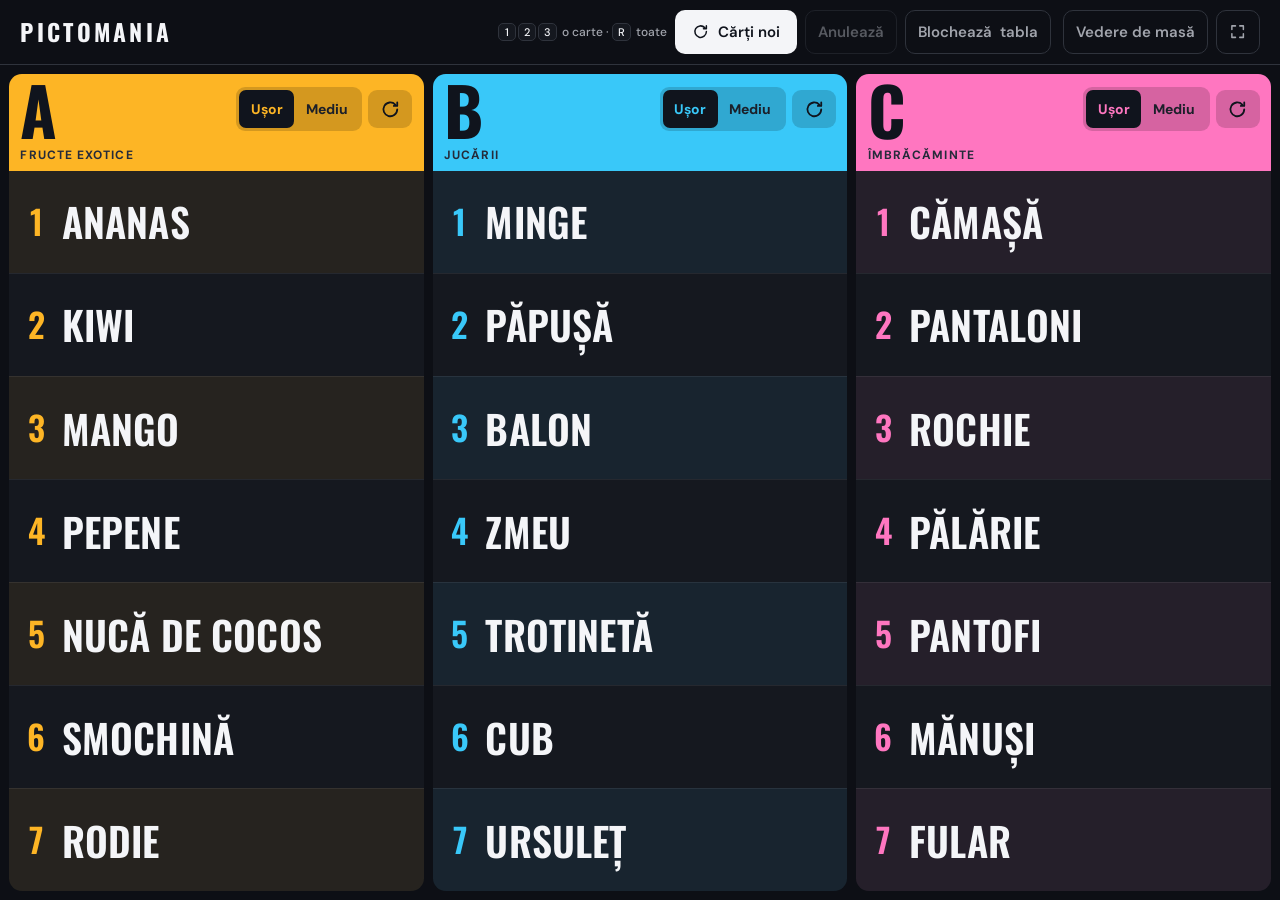
<file: index.html>
<!DOCTYPE html>
<html lang="ro">
<head>
  <meta charset="UTF-8" />
  <meta name="viewport" content="width=device-width, initial-scale=1, viewport-fit=cover" />
  <meta name="theme-color" content="#111318" />
  <link rel="icon" href="favicon.svg" type="image/svg+xml" />
  <title>Pictomania — tabla de cuvinte</title>
  <link rel="preconnect" href="https://fonts.googleapis.com" />
  <link rel="preconnect" href="https://fonts.gstatic.com" crossorigin />
  <link href="https://fonts.googleapis.com/css2?family=Oswald:wght@500;600;700&family=DM+Sans:opsz,wght@9..40,500;9..40,700&display=swap" rel="stylesheet" />
  <link rel="stylesheet" href="styles.css" />
</head>
<body class="font-fallback">
  <header class="bar">
    <h1 class="wordmark">Pictomania</h1>

    <div class="round-actions">
      <div class="setup-actions">
        <p class="hint"><kbd>1</kbd><kbd>2</kbd><kbd>3</kbd> o carte · <kbd>R</kbd> toate</p>
        <button id="dealAll" class="btn btn-primary" type="button">
          <svg class="i" viewBox="0 0 24 24" aria-hidden="true"><path d="M20 12a8 8 0 1 1-2.3-5.6M20 4v4h-4"/></svg>
          Cărți noi
        </button>
        <button id="undo" class="btn btn-ghost" type="button" disabled>Anulează</button>
      </div>
      <span id="roundState" class="round-state">Pregătire</span>
      <button id="lock" class="btn btn-ghost" type="button" aria-pressed="false">
        <span id="lockLabel">Blochează</span><span class="desktop-label">tabla</span>
      </button>
    </div>
    <div class="display-actions">
      <button id="tableView" class="btn btn-ghost" type="button" aria-pressed="false" title="Mărește afișajul și blochează tabla pentru rundă">Vedere de masă</button>
      <button id="fullscreen" class="btn btn-ghost" type="button" aria-label="Ecran complet" title="Ecran complet (F)">
        <svg class="i" viewBox="0 0 24 24" aria-hidden="true"><path d="M4 9V4h5M20 9V4h-5M4 15v5h5M20 15v5h-5"/></svg>
      </button>
    </div>
  </header>

  <div class="messages">
    <p class="phone-guidance">Telefon: vedere de aproape. Pentru citit de la distanță, folosește o tabletă sau un laptop.</p>
    <details id="storageWarning" role="status" hidden>
      <summary>Tabla nu este salvată — detalii</summary>
      <div class="notice-panel">
        <p>Tabla nu poate fi salvată în acest browser. Nu reîncărca pagina în timpul rundei.</p>
        <button id="retrySave" class="btn btn-ghost" type="button">Reîncearcă salvarea</button>
      </div>
    </details>
    <div id="notice" class="notice" role="alert" hidden>
      <span id="noticeText"></span>
      <button id="resetBoard" class="btn btn-ghost" type="button" hidden>Începe o tablă nouă</button>
      <button id="dismissNotice" class="btn btn-ghost" type="button">Am înțeles</button>
    </div>
  </div>

  <main class="board" id="board" hidden><!-- coloanele A/B/C sunt injectate din app.js --></main>

  <div id="live" class="sr-only" role="status" aria-live="polite"></div>

  <template id="colTpl">
    <section class="col">
      <header class="col-head">
        <span class="col-letter"></span>
        <span class="col-difficulty"></span>
        <div class="col-tools">
          <div class="seg" role="group">
            <button type="button" class="seg-btn" data-diff="usor">Ușor</button>
            <button type="button" class="seg-btn" data-diff="mediu">Mediu</button>
          </div>
          <button type="button" class="deal" aria-label="Carte nouă">
            <svg class="i" viewBox="0 0 24 24" aria-hidden="true"><path d="M20 12a8 8 0 1 1-2.3-5.6M20 4v4h-4"/></svg>
          </button>
        </div>
        <p class="col-theme"></p>
      </header>
      <ol class="list"></ol>
    </section>
  </template>

  <script src="data.js"></script>
  <script src="game.js"></script>
  <script src="app.js"></script>
</body>
</html>
</file>
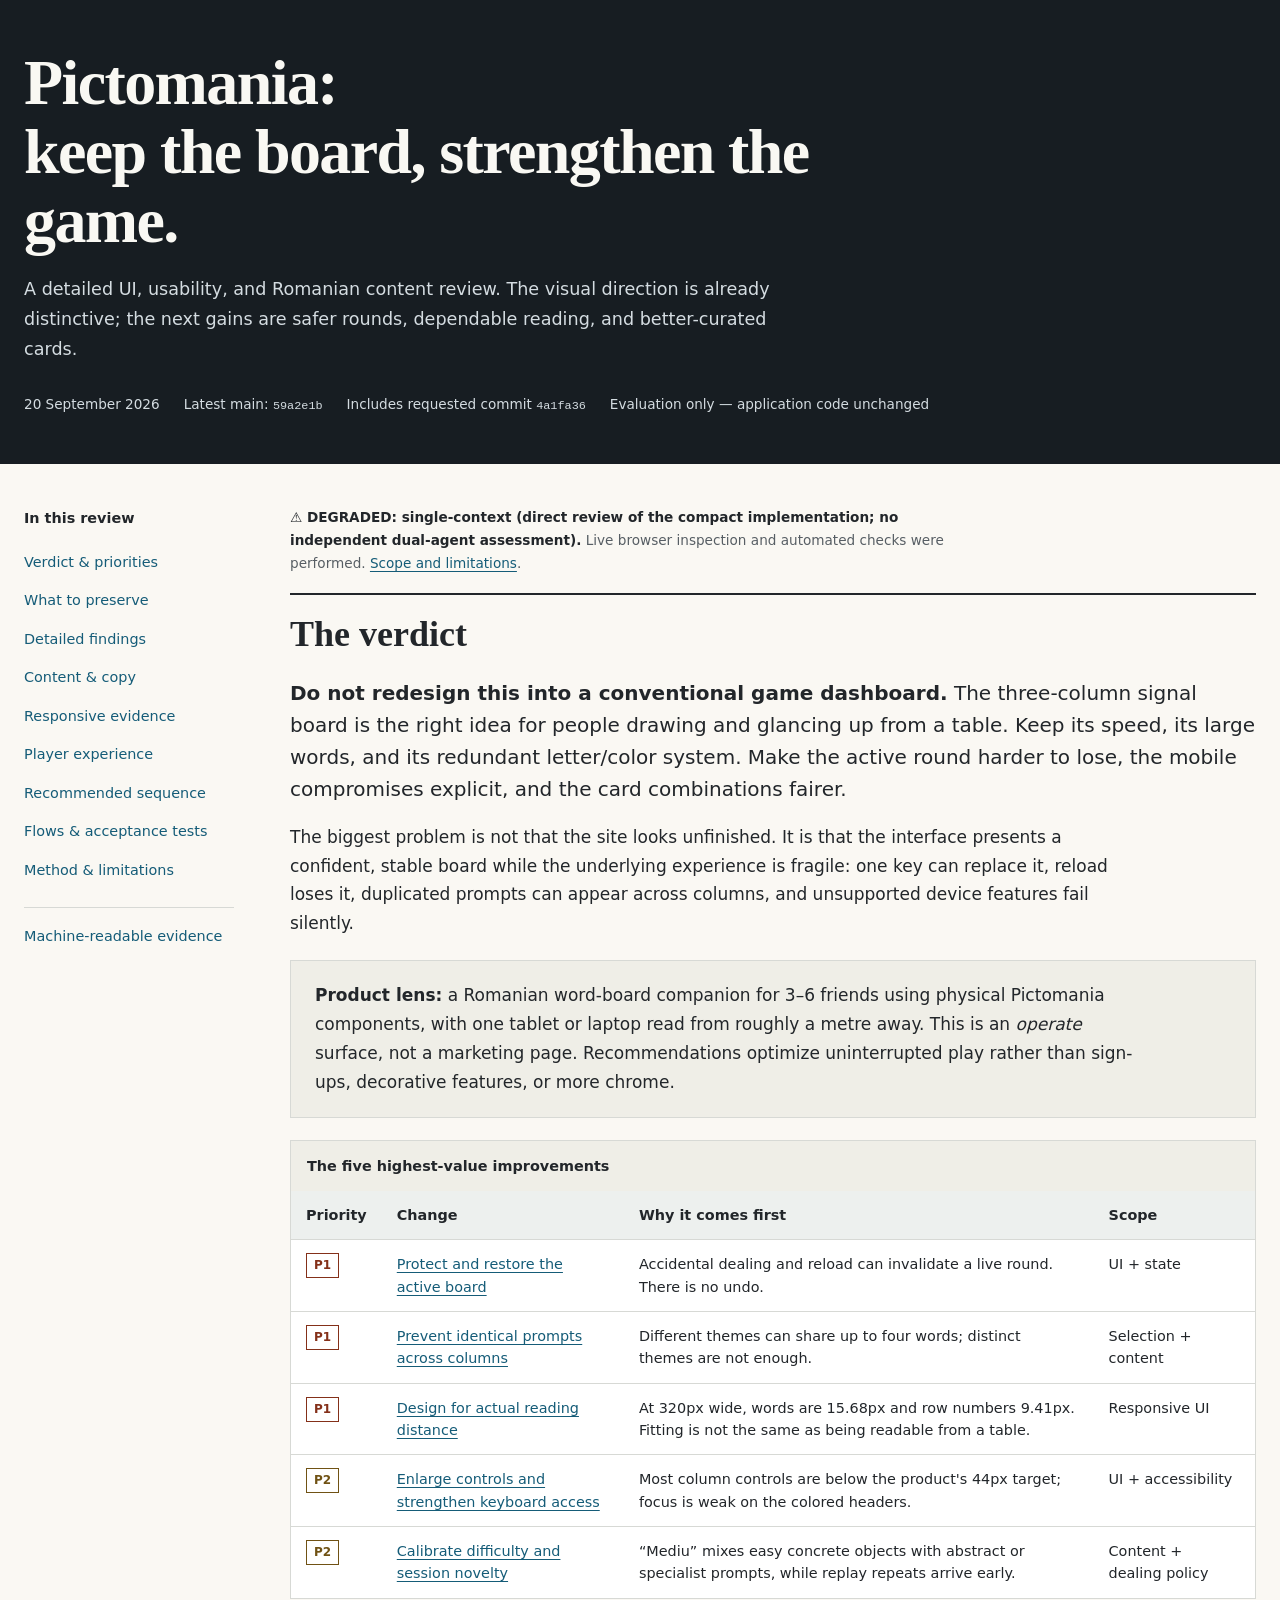
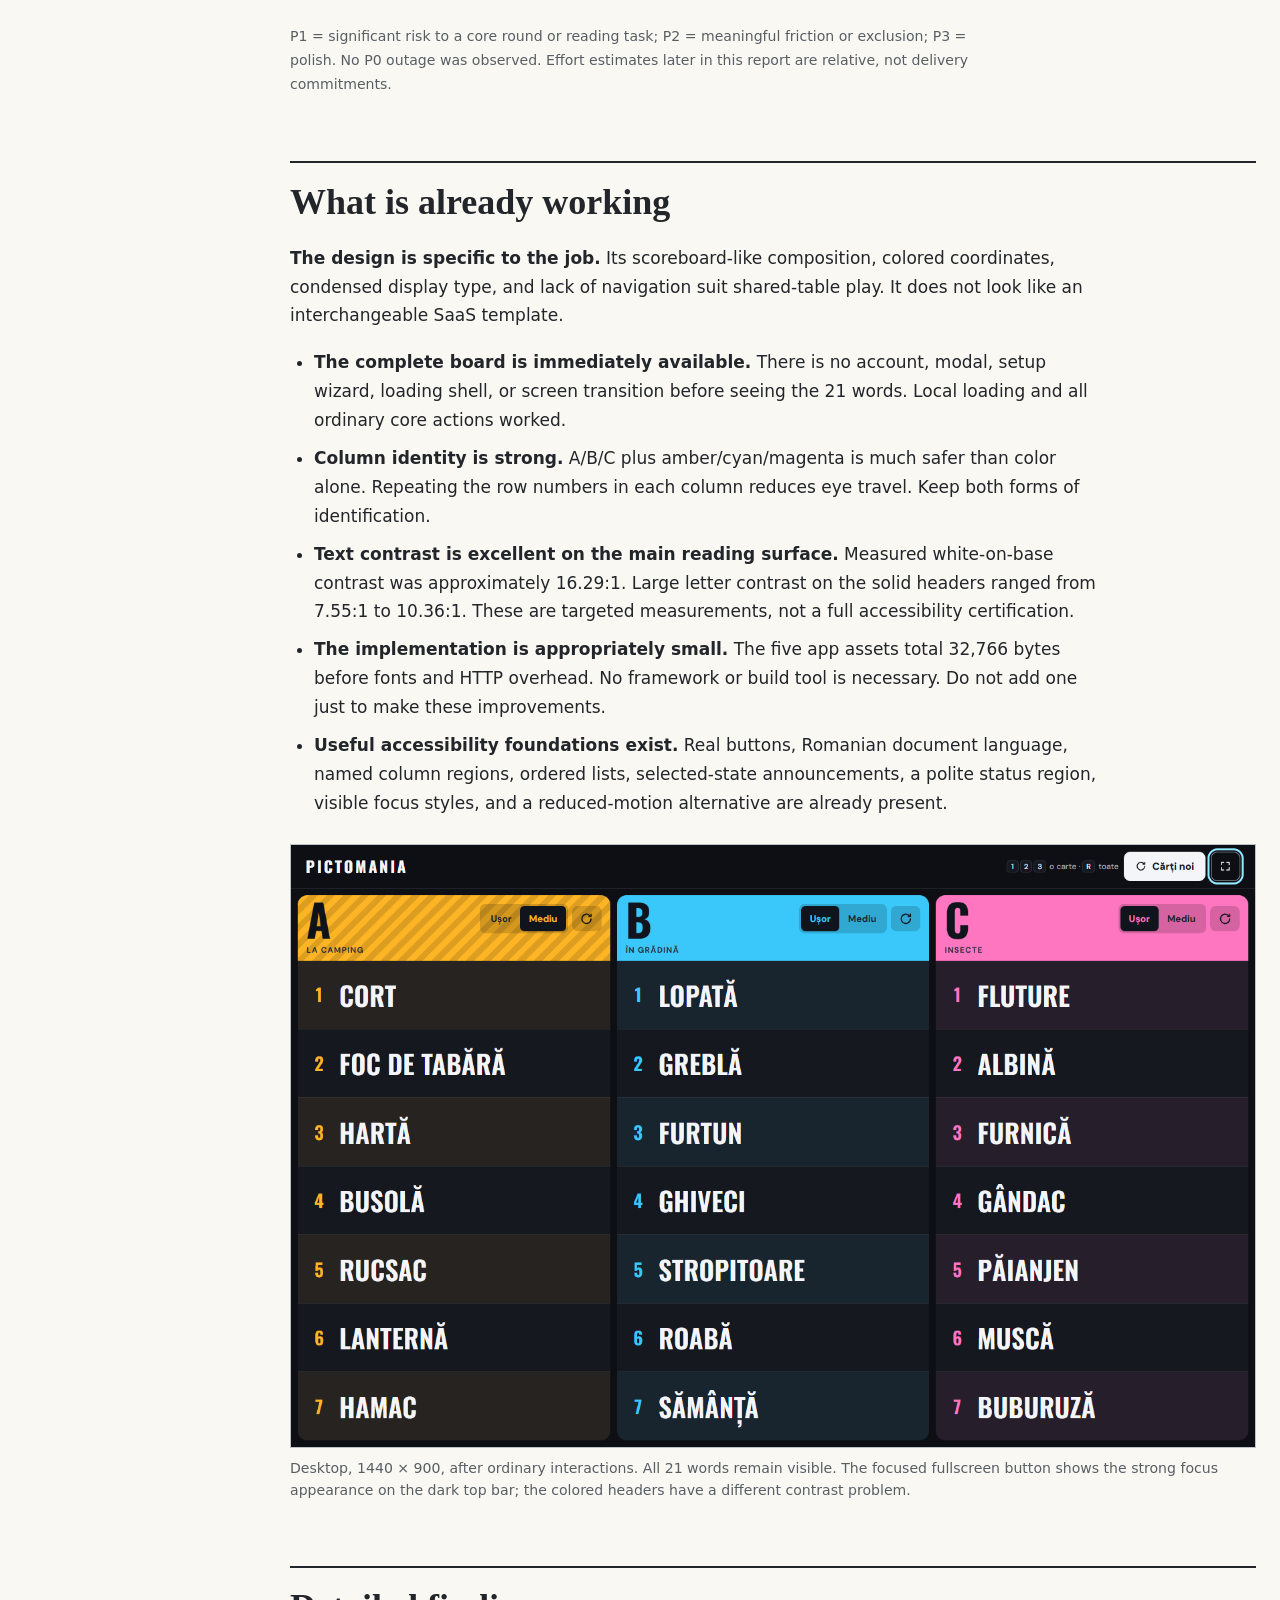
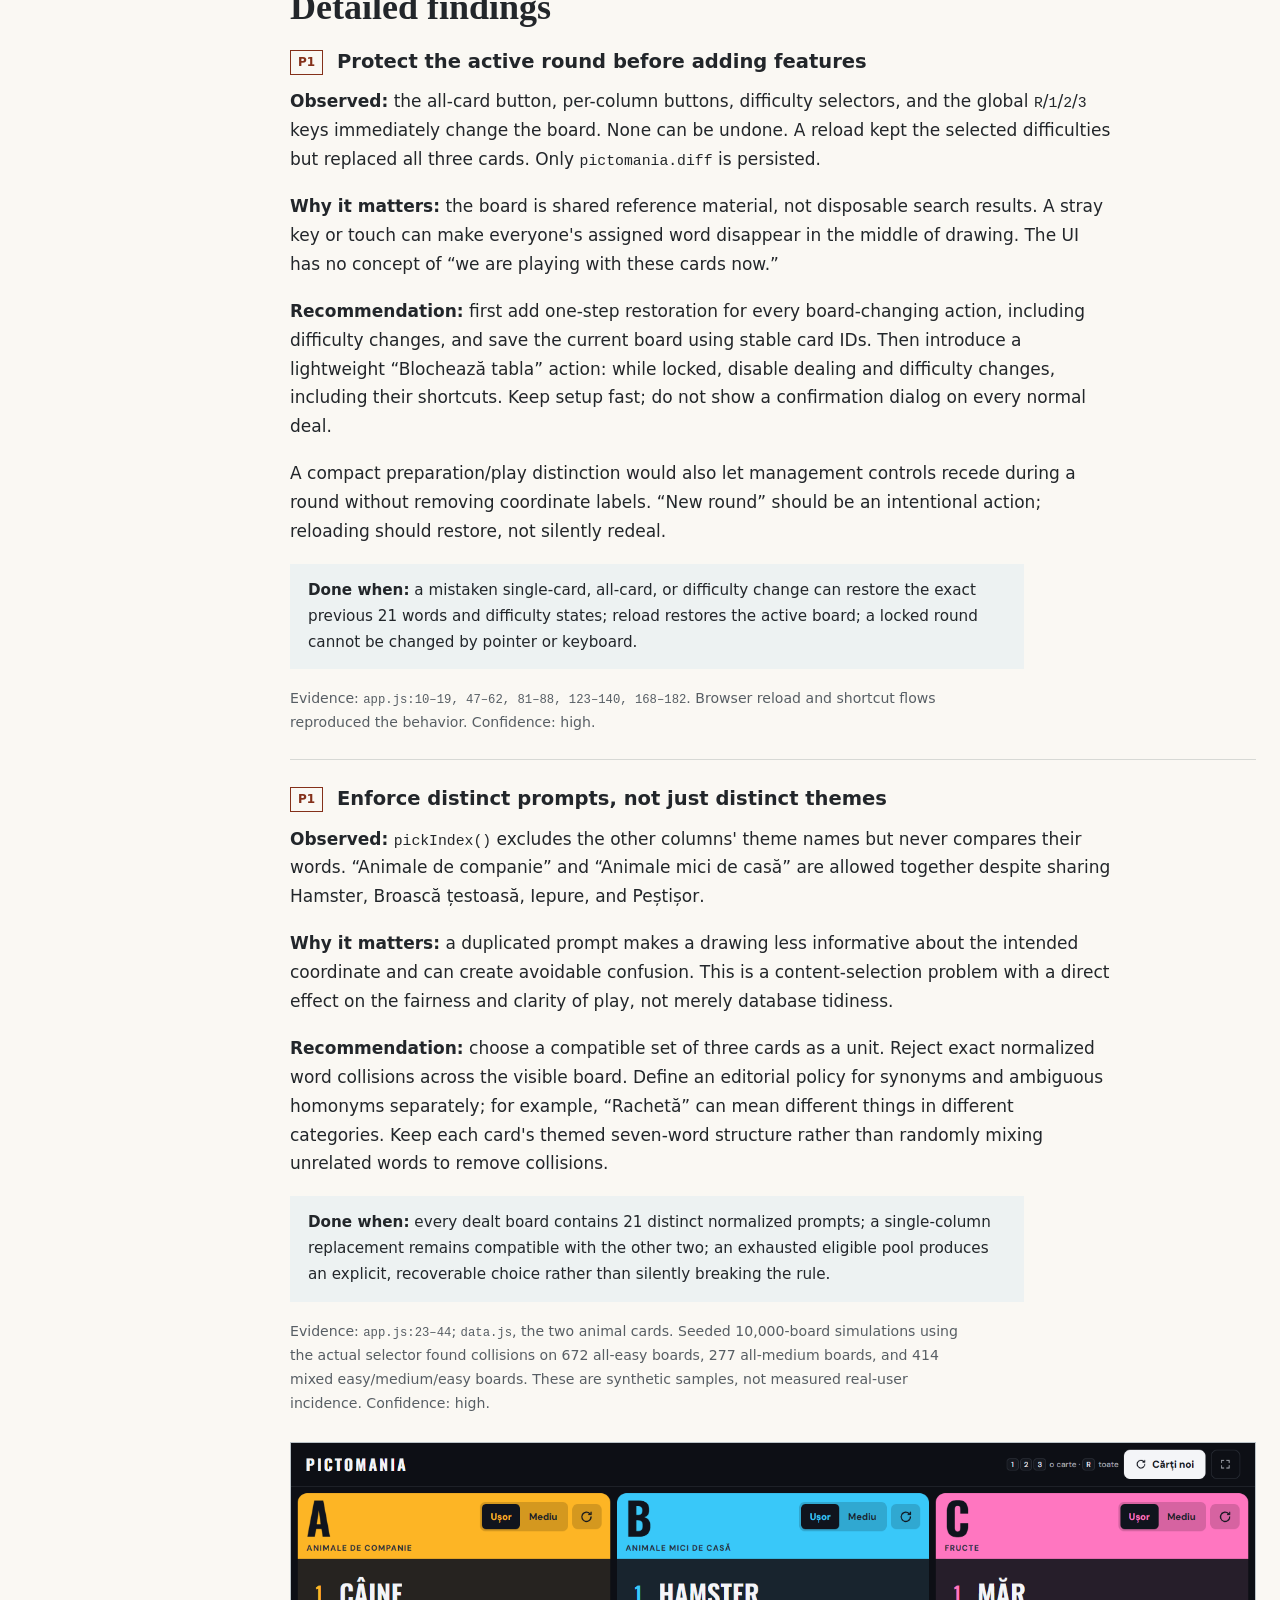
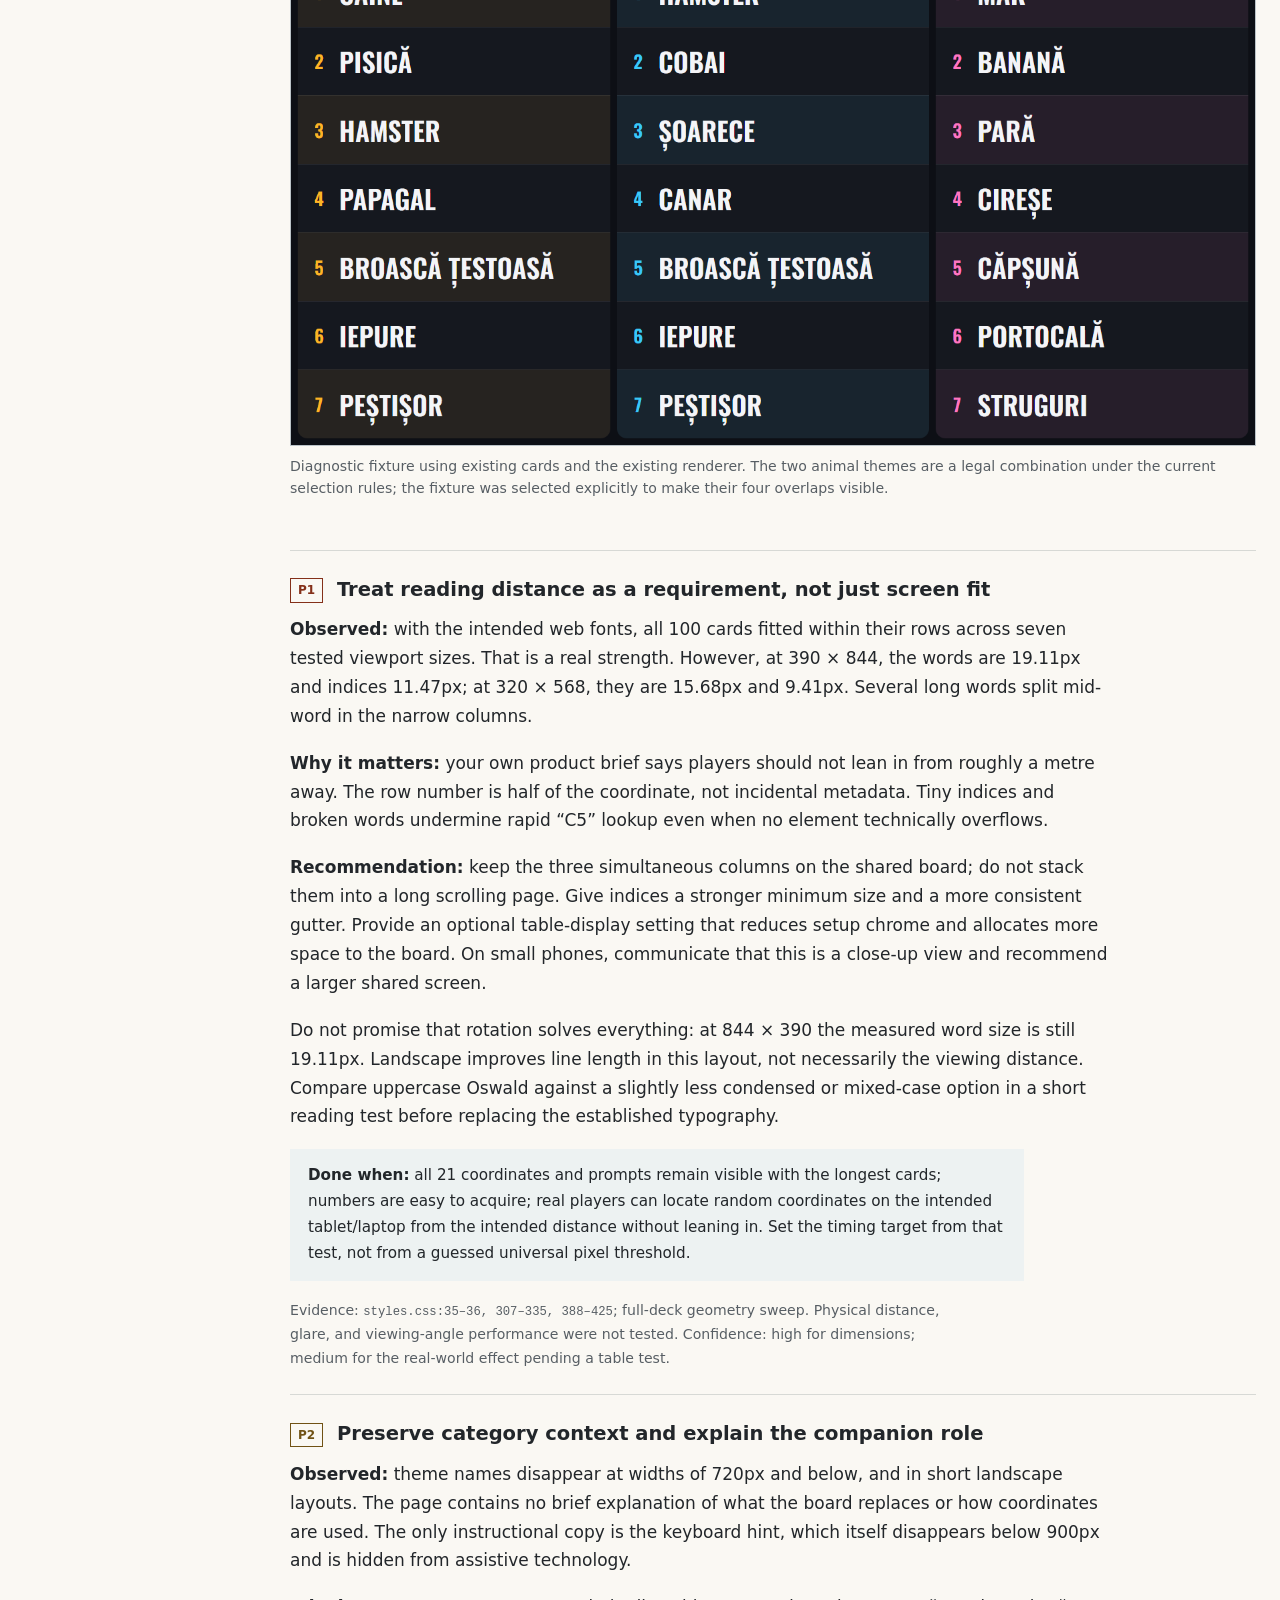
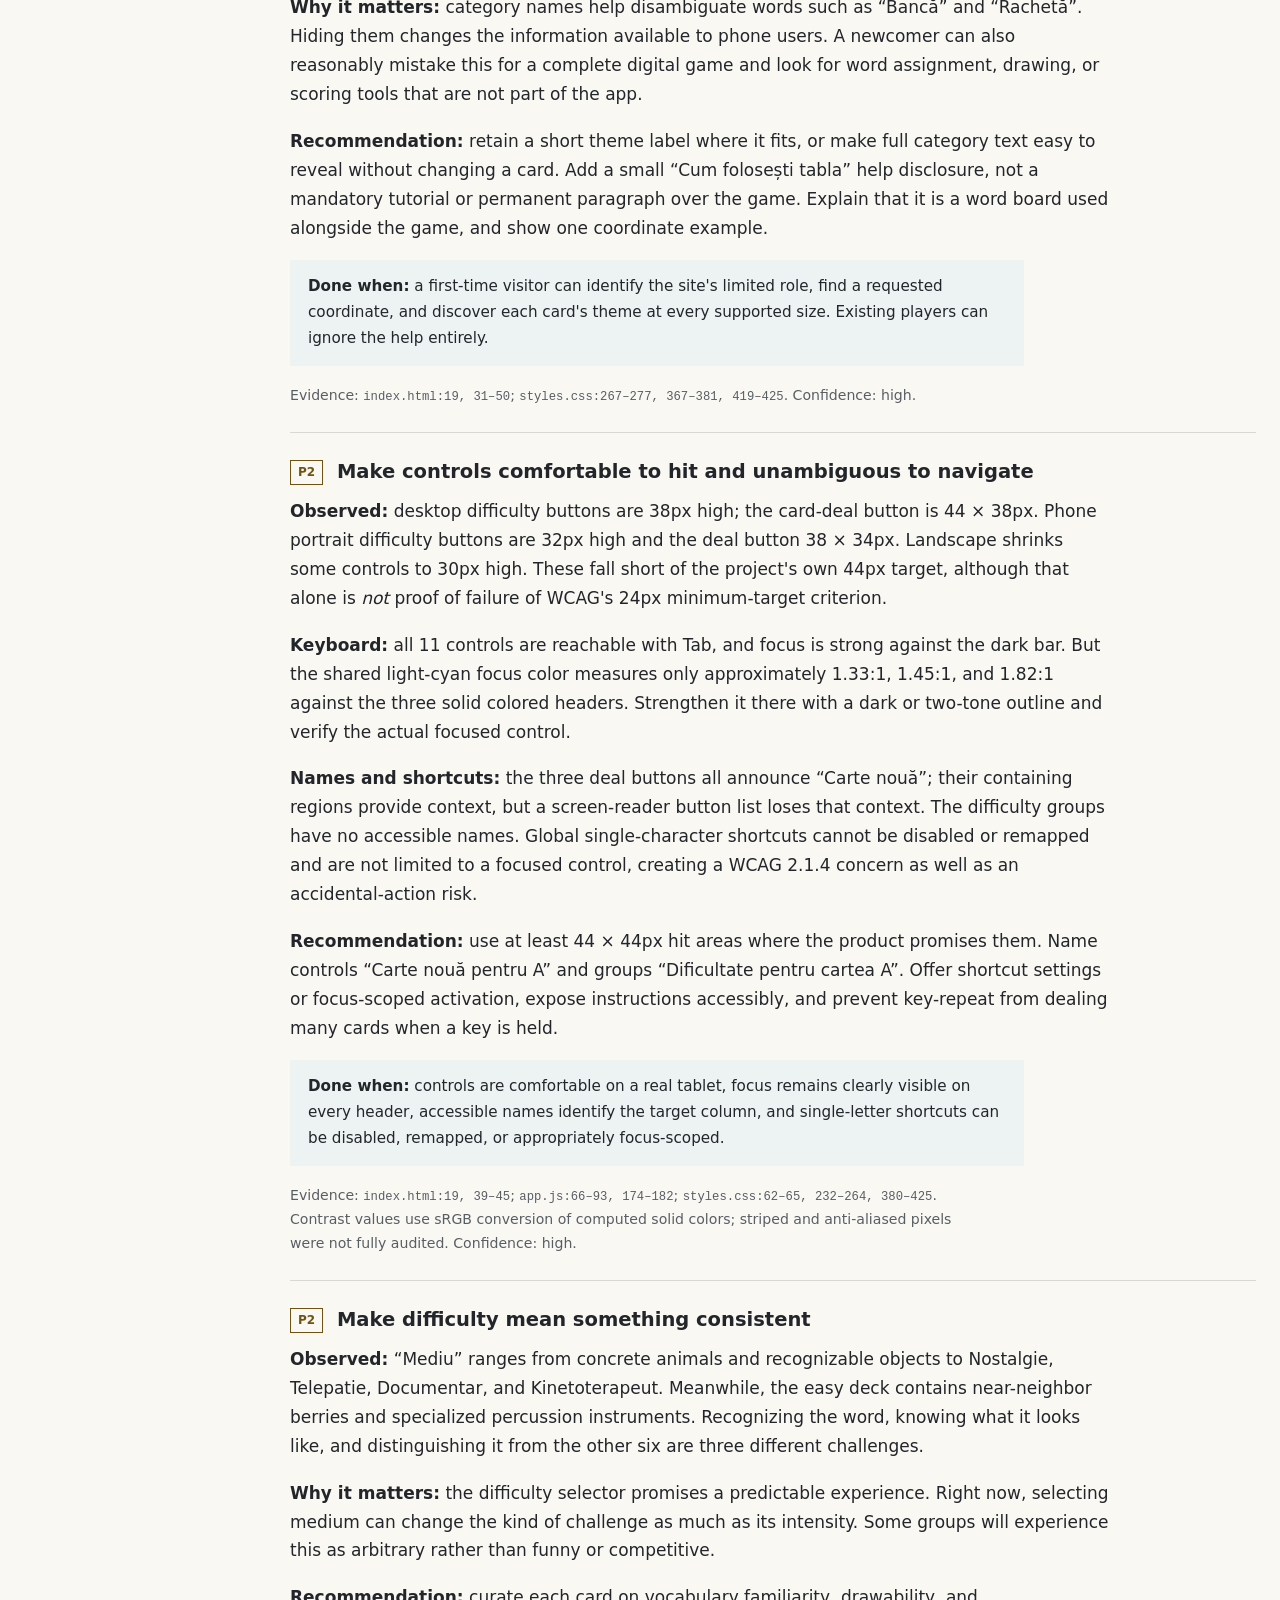
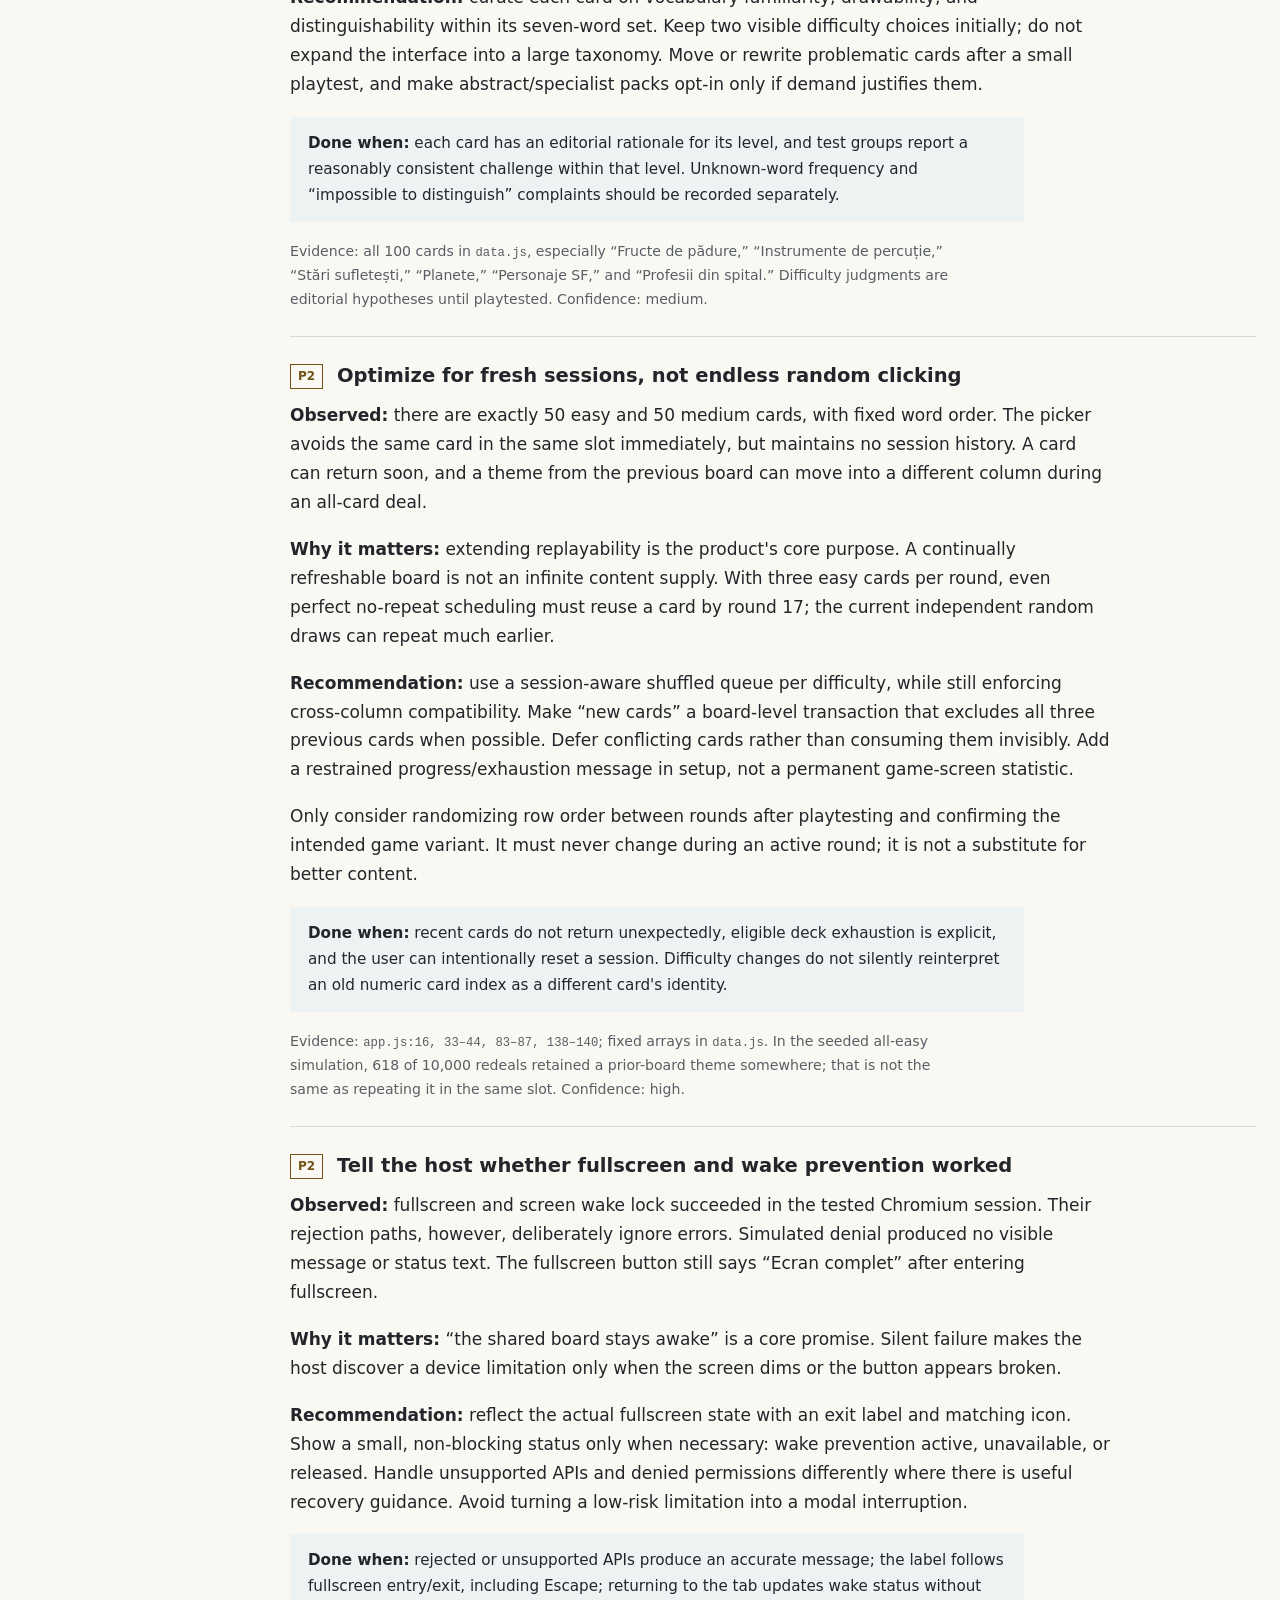
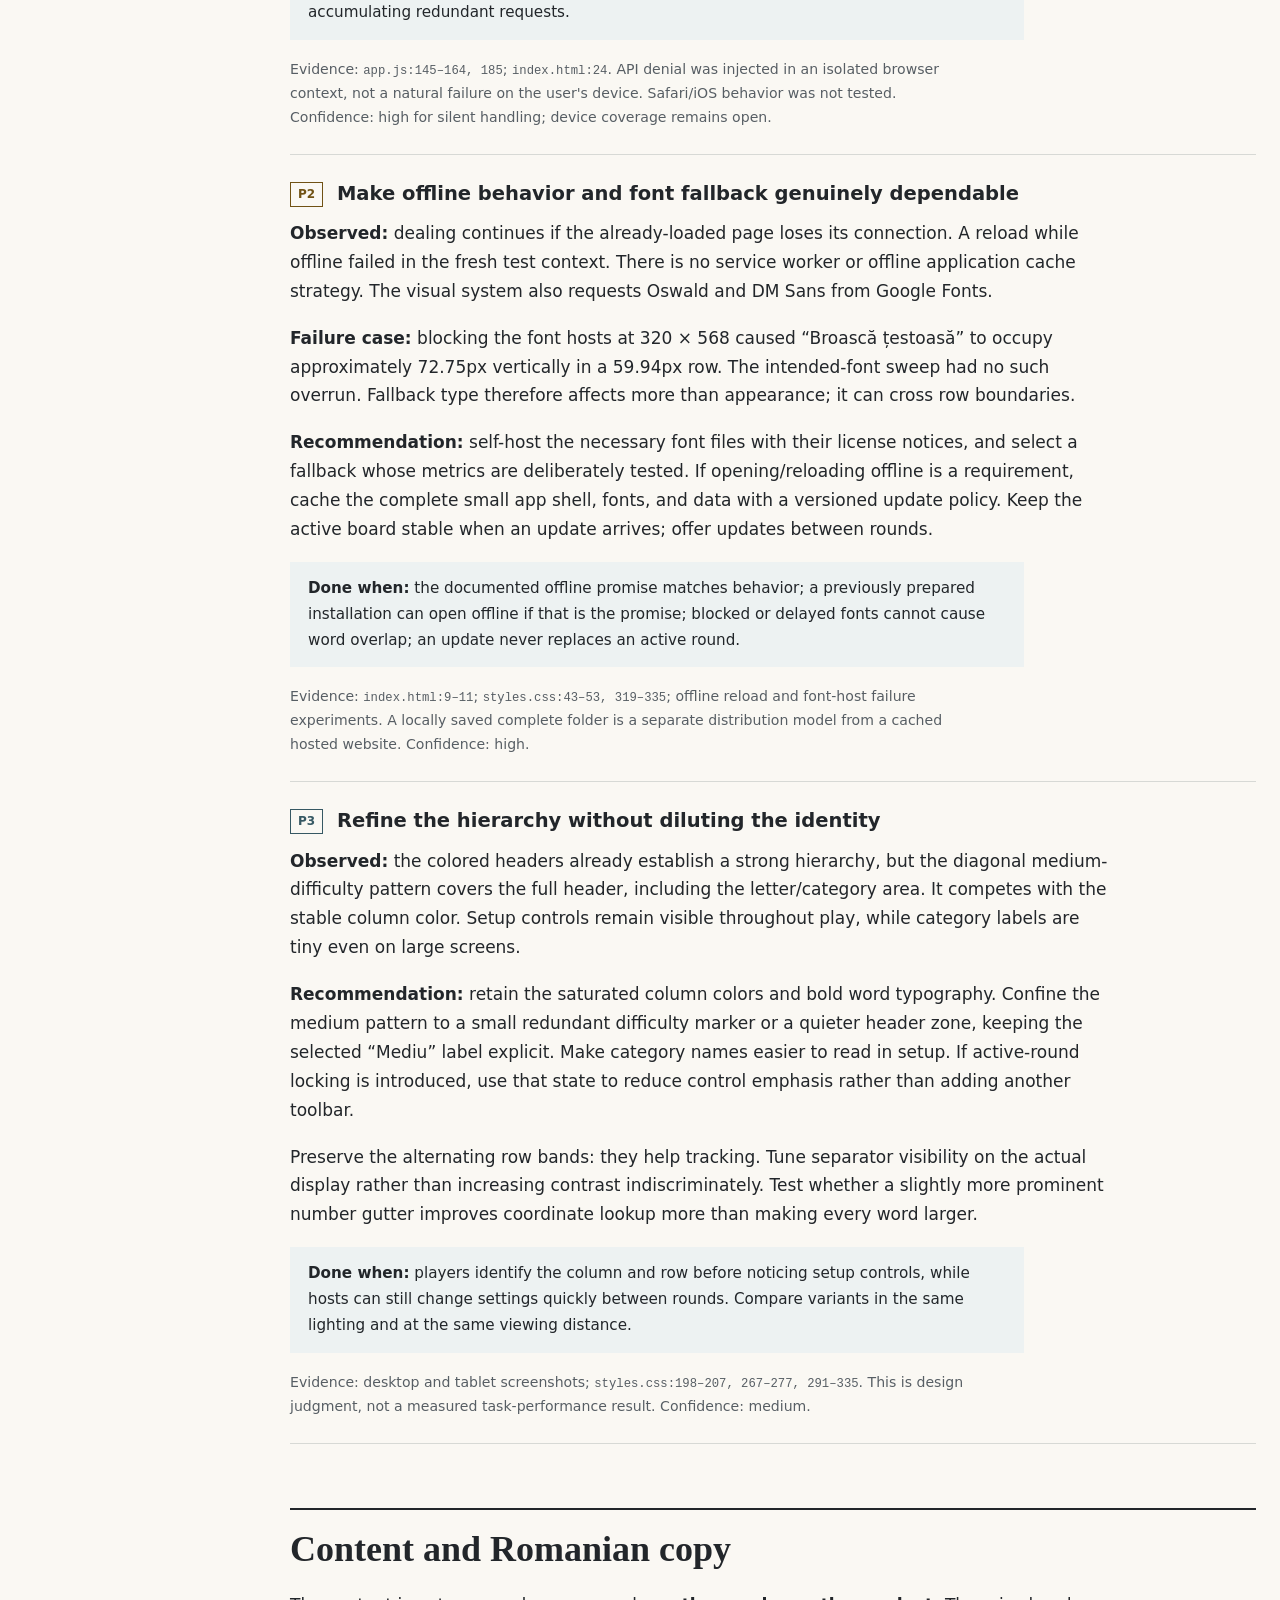
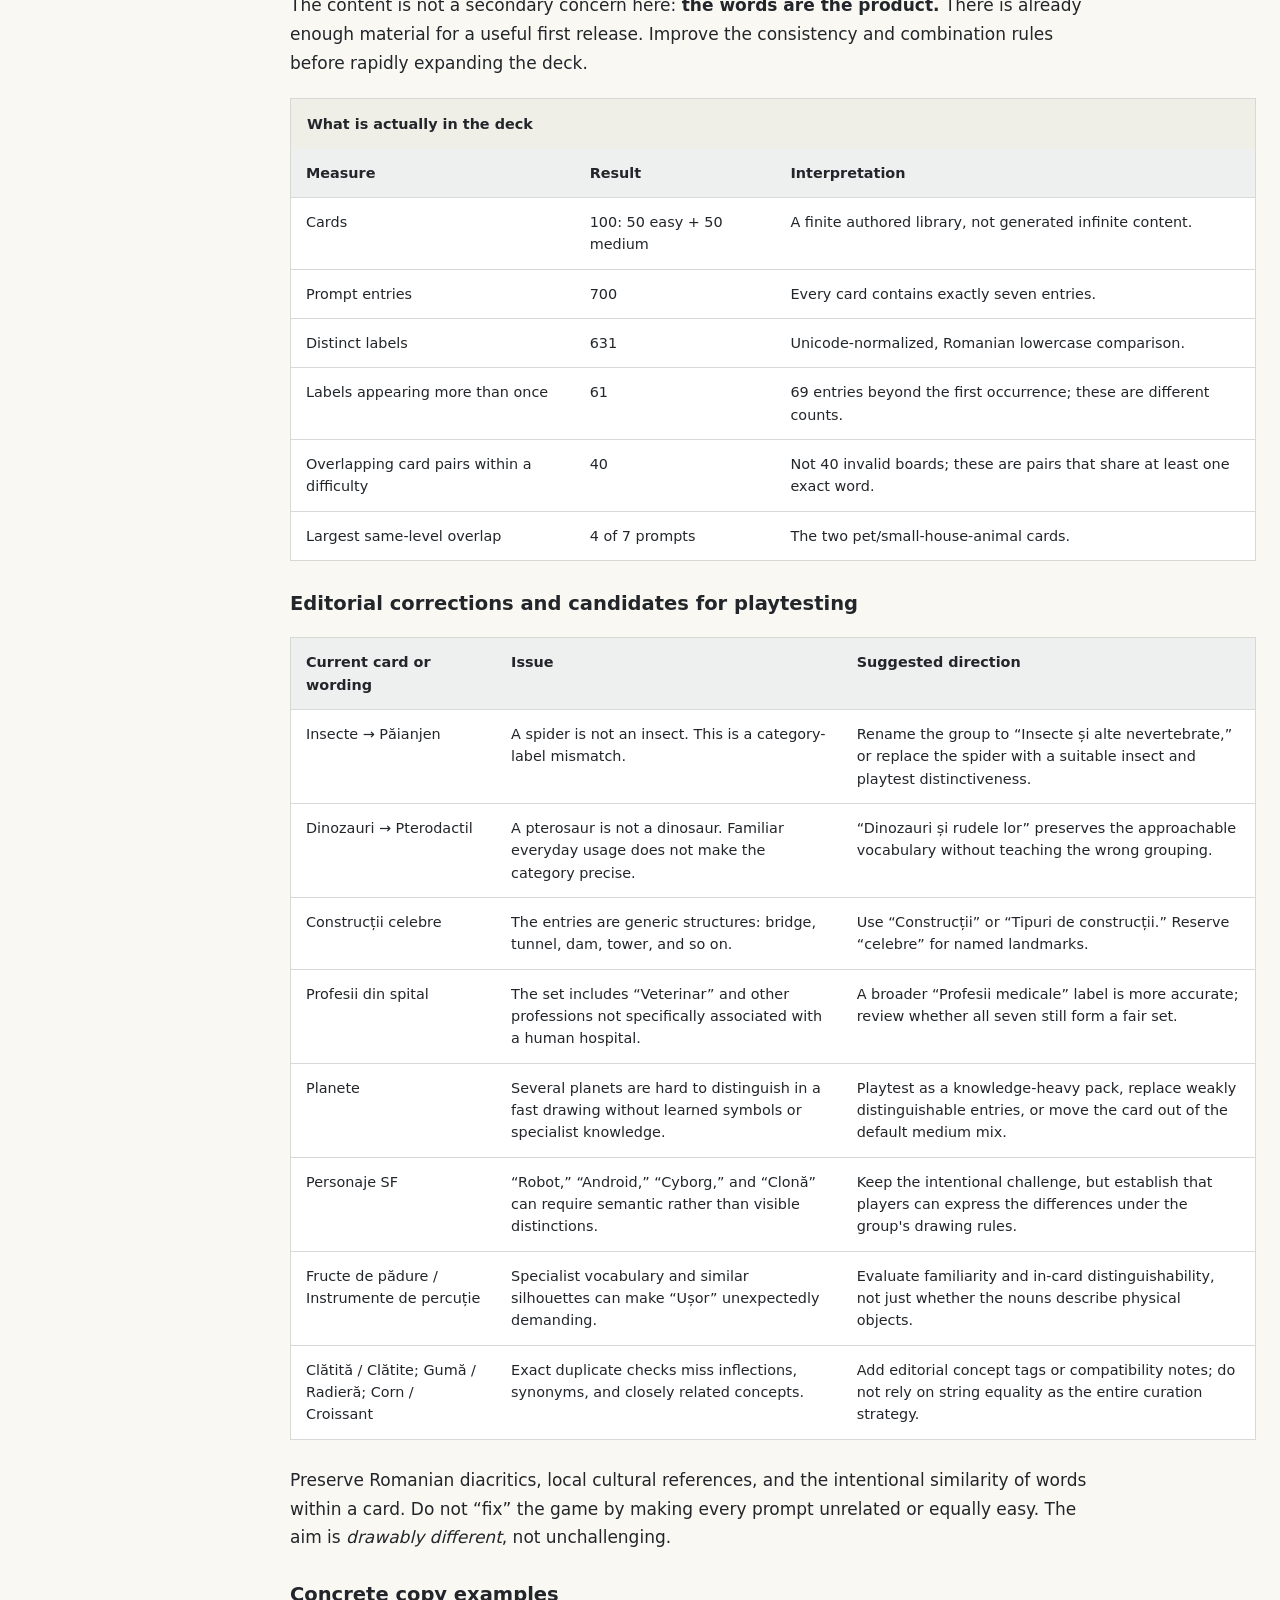
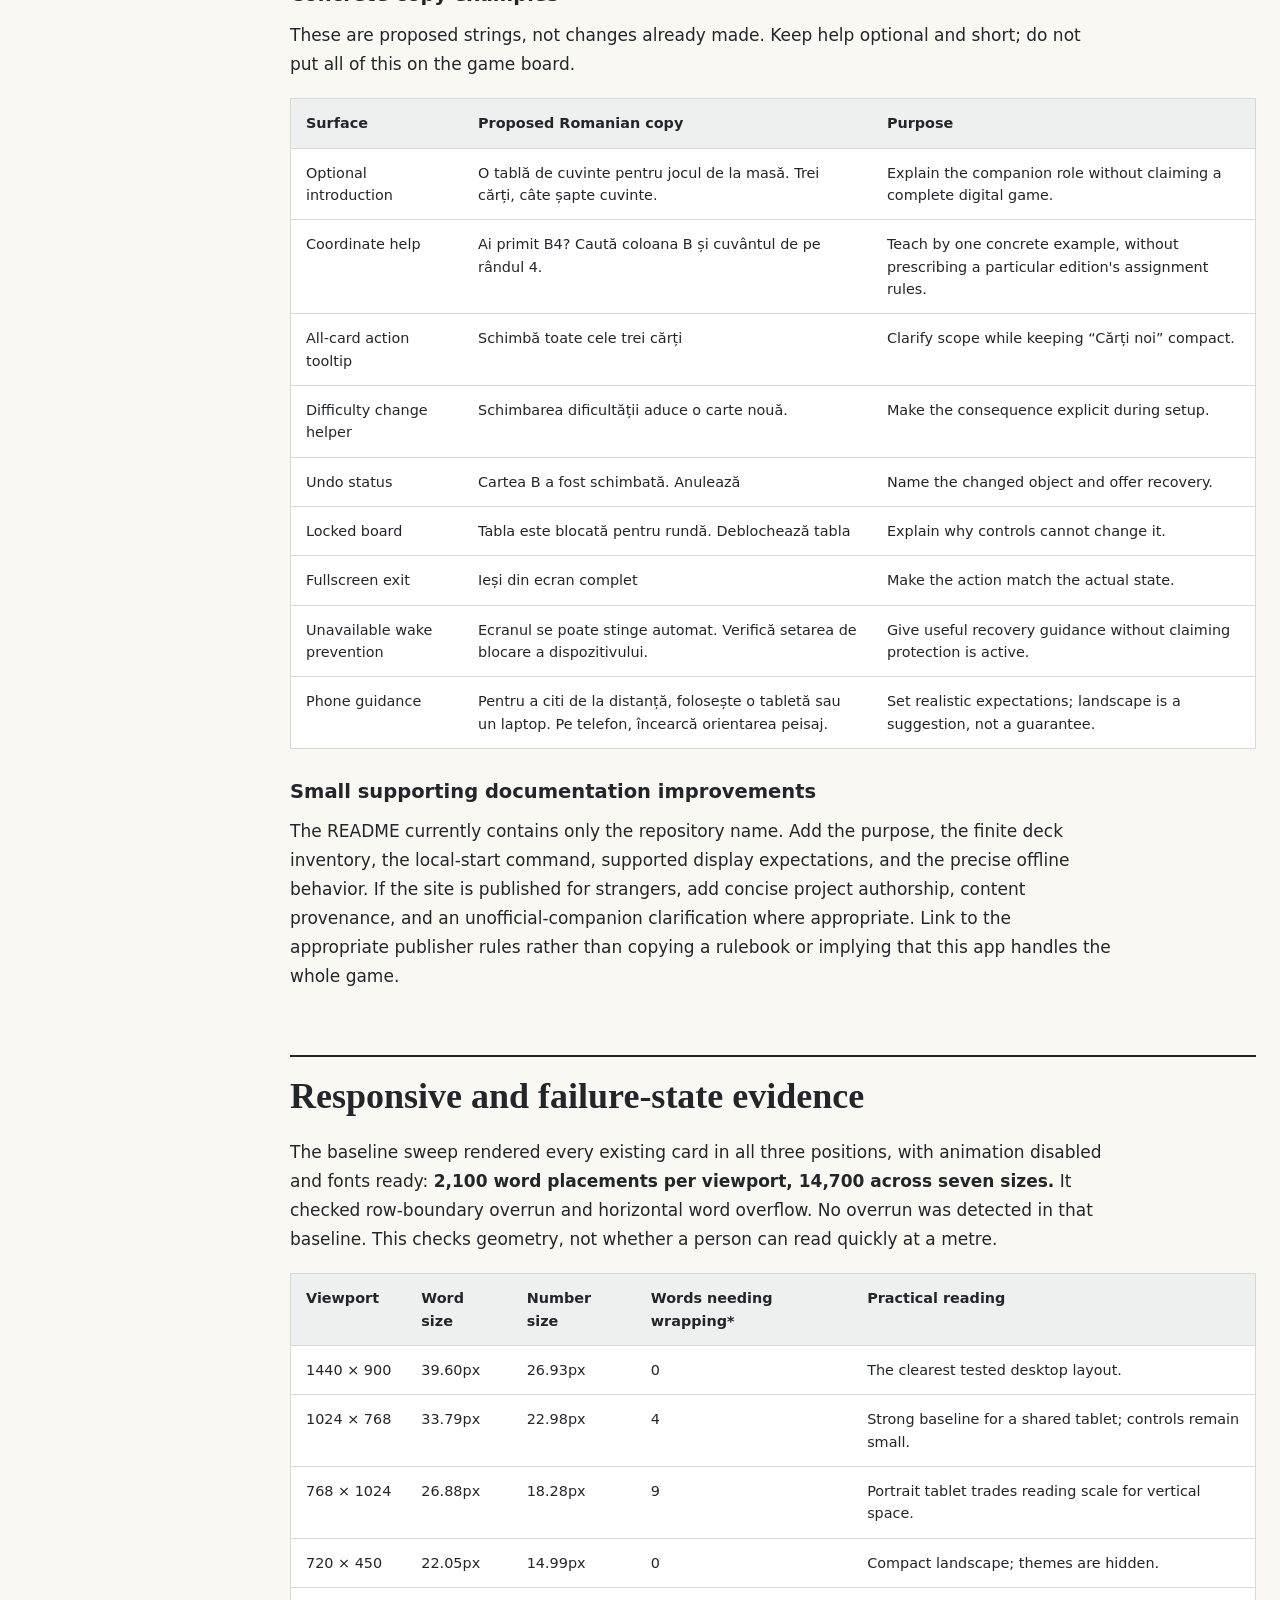
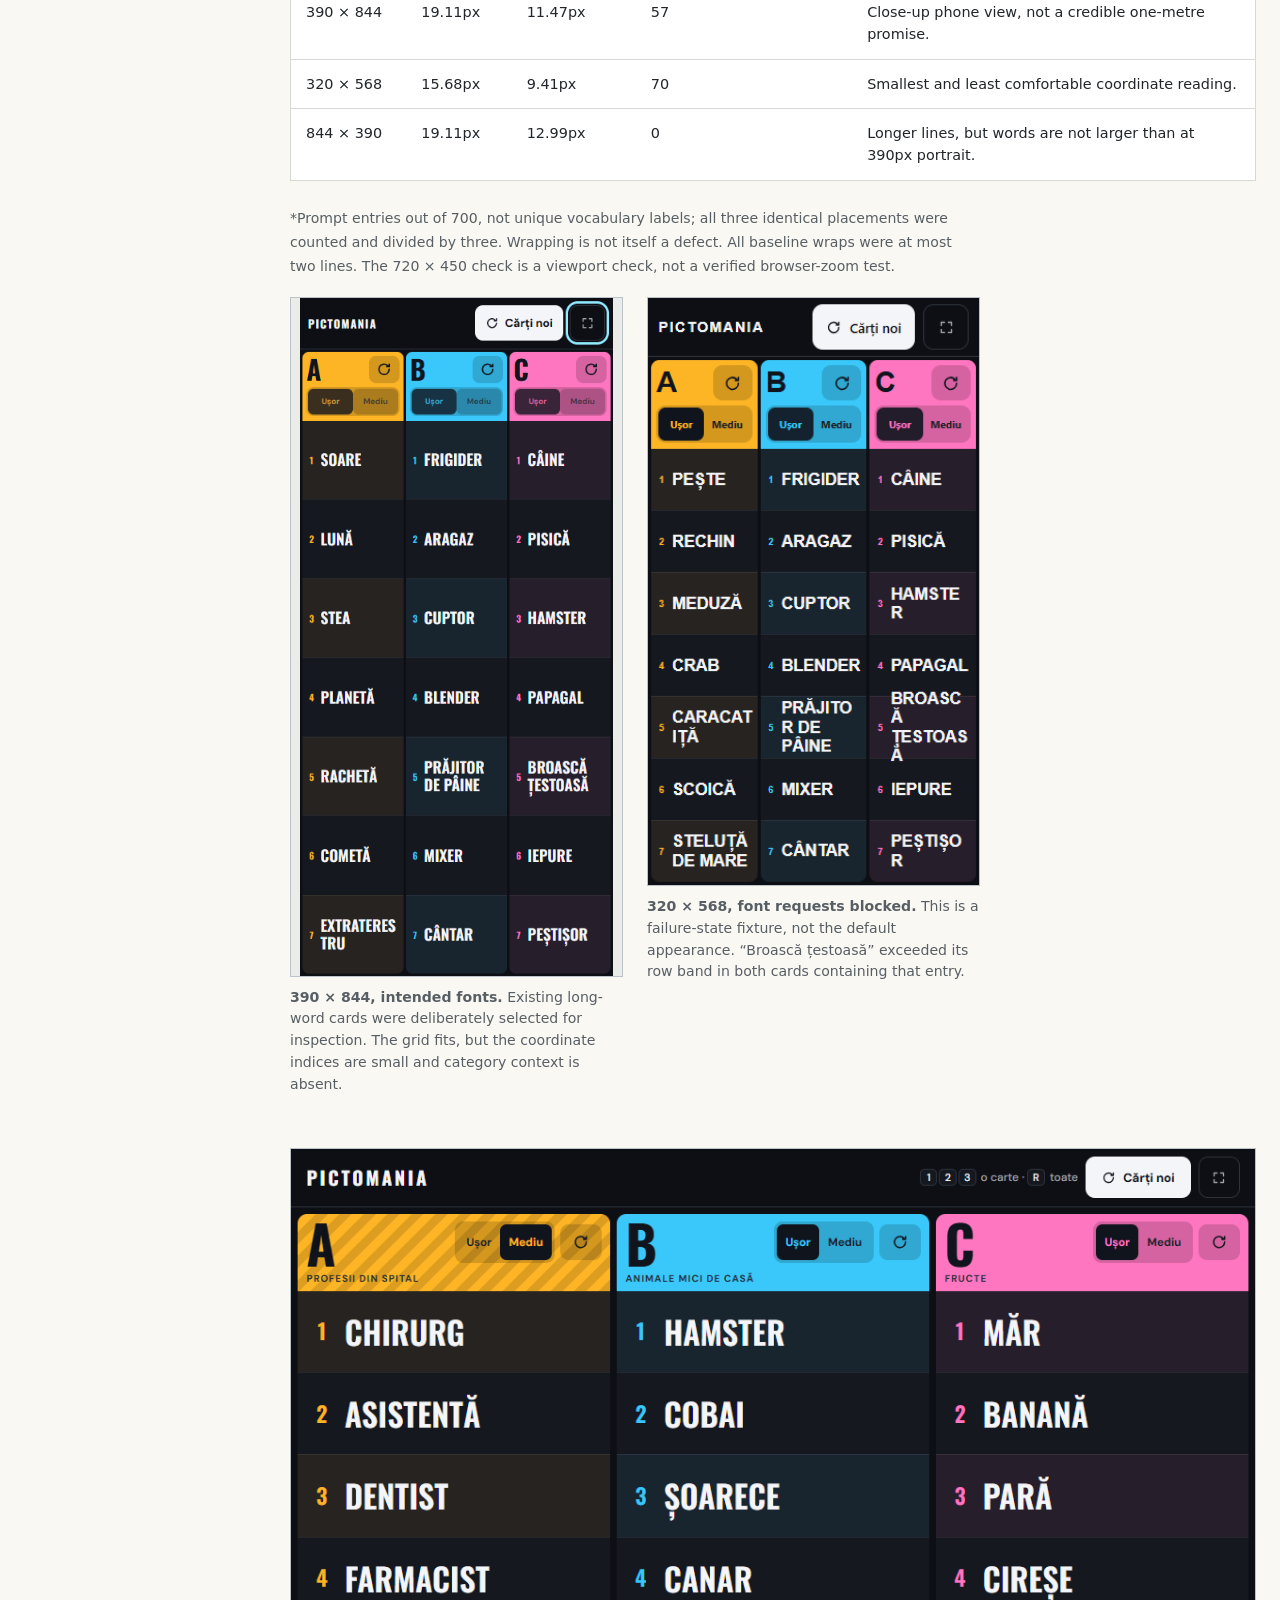
<file: reviews/2026-09-20/index.html>
<!DOCTYPE html>
<html lang="en">
<head>
  <meta charset="utf-8">
  <meta name="viewport" content="width=device-width, initial-scale=1">
  <meta name="color-scheme" content="light">
  <meta name="description" content="An evidence-led UI, usability, and Romanian content review of the Pictomania shared-screen word board.">
  <link rel="icon" href="data:,">
  <title>Pictomania | UI &amp; content review | 20 September 2026</title>
  <style>
    :root {
      --paper: #faf8f3;
      --surface: #ffffff;
      --ink: #22262a;
      --muted: #575e64;
      --line: #d7d9d5;
      --accent: #7e2754;
      --link: #155c78;
      --p1: #843019;
      --p2: #705214;
      --p3: #365863;
    }
    * { box-sizing: border-box; }
    html { scroll-padding-top: 24px; }
    body { margin: 0; background: var(--paper); color: var(--ink); font: 17px/1.7 system-ui, -apple-system, "Segoe UI", sans-serif; }
    a { color: var(--link); text-underline-offset: .2em; }
    a:hover { text-decoration-thickness: 2px; }
    a:focus-visible, summary:focus-visible { outline: 3px solid var(--accent); outline-offset: 5px; }
    .skip { position: absolute; top: -80px; left: 20px; padding: 10px 20px; background: white; z-index: 2; }
    .skip:focus { top: 12px; }
    .masthead { padding: 48px max(24px, calc((100vw - 1280px) / 2)); background: #171d22; color: #f9f8f3; }
    .masthead h1 { max-width: 900px; margin: 0 0 20px; font: 600 clamp(2.2rem, 5vw, 4.2rem)/1.08 Georgia, "Times New Roman", serif; letter-spacing: -.025em; }
    .masthead p { max-width: 800px; margin: 0; color: #d4dce1; font-size: 1.1rem; }
    .meta { display: flex; flex-wrap: wrap; gap: 8px 24px; margin-top: 28px; color: #d4dce1; font-size: .85rem; }
    .layout { max-width: 1328px; margin: auto; display: grid; grid-template-columns: 210px minmax(0, 1fr); gap: 56px; padding: 42px 24px 64px; }
    .contents { align-self: start; position: sticky; top: 24px; font-size: .9rem; }
    .contents strong { display: block; margin-bottom: 12px; }
    .contents a { display: block; padding: 7px 0; text-decoration: none; }
    .contents .download { margin-top: 18px; padding-top: 16px; border-top: 1px solid var(--line); }
    main { min-width: 0; }
    section { margin-bottom: 64px; }
    h2 { margin: 0 0 20px; padding-top: 18px; border-top: 2px solid var(--ink); font: 600 clamp(1.65rem, 3vw, 2.25rem)/1.2 Georgia, "Times New Roman", serif; }
    h3 { margin: 30px 0 12px; font-size: 1.22rem; line-height: 1.35; }
    h4 { margin: 24px 0 8px; font-size: 1rem; }
    p, ul, ol { max-width: 76ch; margin: 0 0 18px; }
    li { margin-bottom: 9px; }
    ul, ol { padding-left: 24px; }
    .lead { font-size: 1.25rem; line-height: 1.6; }
    .note { padding: 20px 24px; background: #efeee7; border: 1px solid var(--line); margin: 22px 0; }
    .note p:last-child { margin-bottom: 0; }
    .method { font-size: .85rem; color: var(--muted); }
    .method strong { color: var(--ink); }
    .priority { display: inline-block; font: 750 .75rem/1.4 system-ui, sans-serif; padding: 3px 7px; margin-right: 7px; border: 1px solid currentColor; vertical-align: .15em; white-space: nowrap; }
    .p1 { color: var(--p1); }
    .p2 { color: var(--p2); }
    .p3 { color: var(--p3); }
    .finding { padding-bottom: 24px; margin-bottom: 26px; border-bottom: 1px solid var(--line); }
    .finding h3 { margin-top: 16px; }
    .source { color: var(--muted); font-size: .88rem; }
    .accept { padding: 14px 18px; background: #edf2f2; font-size: .95rem; }
    .finding p:last-child { margin-bottom: 0; }
    code { font: .87em/1.5 ui-monospace, Consolas, monospace; overflow-wrap: anywhere; }
    .table-wrap { overflow-x: auto; margin: 20px 0 26px; border: 1px solid var(--line); }
    table { width: 100%; border-collapse: collapse; background: var(--surface); font-size: .9rem; line-height: 1.55; }
    caption { text-align: left; padding: 14px 16px; font-weight: 700; background: #efeee7; }
    th, td { padding: 13px 15px; vertical-align: top; text-align: left; border-bottom: 1px solid var(--line); }
    th { background: #edf0ee; font-weight: 700; }
    tr:last-child td { border-bottom: 0; }
    td small { display: block; color: var(--muted); margin-top: 4px; }
    .compact { white-space: nowrap; }
    figure { margin: 26px 0; }
    figure img { display: block; width: 100%; height: auto; border: 1px solid #bbc3c8; background: #171d22; }
    figcaption { margin-top: 10px; color: var(--muted); font-size: .88rem; line-height: 1.55; }
    .phones { display: grid; grid-template-columns: 1fr 1fr; gap: 24px; max-width: 690px; }
    .phones figure { margin-top: 0; }
    .phones img { max-height: 680px; object-fit: contain; object-position: top; background: #e9ece8; }
    blockquote { margin: 16px 0; padding: 18px 22px; border: 1px solid var(--line); background: white; font-size: 1rem; }
    blockquote p:last-child { margin-bottom: 0; }
    details { border: 1px solid var(--line); padding: 18px 22px; margin: 20px 0; background: white; }
    summary { cursor: pointer; font-weight: 700; }
    details[open] summary { margin-bottom: 18px; }
    footer { color: var(--muted); border-top: 1px solid var(--line); padding-top: 24px; font-size: .88rem; }
    @media (max-width: 1050px) {
      .layout { grid-template-columns: 1fr; gap: 30px; max-width: 1000px; }
      .contents { position: static; display: flex; flex-wrap: wrap; gap: 2px 20px; border-bottom: 1px solid var(--line); padding-bottom: 20px; }
      .contents strong { flex-basis: 100%; }
      .contents .download { margin: 0; padding: 7px 0; border: 0; }
    }
    @media (max-width: 600px) {
      body { font-size: 16px; }
      .masthead { padding: 32px 20px; }
      .layout { padding: 28px 20px 48px; }
      .lead { font-size: 1.12rem; }
      .phones { gap: 16px; }
      th, td { padding: 10px 12px; }
      section { margin-bottom: 46px; }
      .note { padding: 16px; }
    }
    @media print {
      body { background: white; font-size: 10pt; line-height: 1.5; }
      .masthead { padding: 0 0 20px; background: white; color: black; }
      .masthead p, .meta { color: #333; }
      .masthead h1 { font-size: 30pt; }
      .layout { display: block; padding: 0; }
      .contents, .skip { display: none; }
      section { margin-bottom: 28px; }
      h2, h3, h4 { break-after: avoid; }
      figure, tr, .accept { break-inside: avoid; }
      .table-wrap { overflow: visible; }
      a { color: black; }
      .phones img { max-height: 400px; }
    }
  </style>
</head>
<body>
  <a href="#main" class="skip">Skip to the review</a>
  <header class="masthead">
    <h1>Pictomania: <br>keep the board, strengthen the game.</h1>
    <p>A detailed UI, usability, and Romanian content review. The visual direction is already distinctive; the next gains are safer rounds, dependable reading, and better-curated cards.</p>
    <div class="meta">
      <span>20 September 2026</span>
      <span>Latest main: <code>59a2e1b</code></span>
      <span>Includes requested commit <code>4a1fa36</code></span>
      <span>Evaluation only &mdash; application code unchanged</span>
    </div>
  </header>
  <div class="layout">
    <nav class="contents" aria-label="Review sections">
      <strong>In this review</strong>
      <a href="#verdict">Verdict &amp; priorities</a>
      <a href="#strengths">What to preserve</a>
      <a href="#findings">Detailed findings</a>
      <a href="#content">Content &amp; copy</a>
      <a href="#responsive">Responsive evidence</a>
      <a href="#journey">Player experience</a>
      <a href="#roadmap">Recommended sequence</a>
      <a href="#validation">Flows &amp; acceptance tests</a>
      <a href="#method">Method &amp; limitations</a>
      <a class="download" href="evidence.json">Machine-readable evidence</a>
    </nav>
    <main id="main">
      <p class="method"><strong>&#9888; DEGRADED: single-context (direct review of the compact implementation; no independent dual-agent assessment).</strong> Live browser inspection and automated checks were performed. <a href="#method">Scope and limitations</a>.</p>
      <section id="verdict">
        <h2>The verdict</h2>
        <p class="lead"><strong>Do not redesign this into a conventional game dashboard.</strong> The three-column signal board is the right idea for people drawing and glancing up from a table. Keep its speed, its large words, and its redundant letter/color system. Make the active round harder to lose, the mobile compromises explicit, and the card combinations fairer.</p>
        <p>The biggest problem is not that the site looks unfinished. It is that the interface presents a confident, stable board while the underlying experience is fragile: one key can replace it, reload loses it, duplicated prompts can appear across columns, and unsupported device features fail silently.</p>
        <div class="note">
          <p><strong>Product lens:</strong> a Romanian word-board companion for 3&ndash;6 friends using physical Pictomania components, with one tablet or laptop read from roughly a metre away. This is an <em>operate</em> surface, not a marketing page. Recommendations optimize uninterrupted play rather than sign-ups, decorative features, or more chrome.</p>
        </div>
        <div class="table-wrap">
          <table>
            <caption>The five highest-value improvements</caption>
            <thead><tr><th scope="col">Priority</th><th scope="col">Change</th><th scope="col">Why it comes first</th><th scope="col">Scope</th></tr></thead>
            <tbody>
              <tr><td class="compact"><span class="priority p1">P1</span></td><td><a href="#f1">Protect and restore the active board</a></td><td>Accidental dealing and reload can invalidate a live round. There is no undo.</td><td>UI + state</td></tr>
              <tr><td class="compact"><span class="priority p1">P1</span></td><td><a href="#f2">Prevent identical prompts across columns</a></td><td>Different themes can share up to four words; distinct themes are not enough.</td><td>Selection + content</td></tr>
              <tr><td class="compact"><span class="priority p1">P1</span></td><td><a href="#f3">Design for actual reading distance</a></td><td>At 320px wide, words are 15.68px and row numbers 9.41px. Fitting is not the same as being readable from a table.</td><td>Responsive UI</td></tr>
              <tr><td class="compact"><span class="priority p2">P2</span></td><td><a href="#f5">Enlarge controls and strengthen keyboard access</a></td><td>Most column controls are below the product's 44px target; focus is weak on the colored headers.</td><td>UI + accessibility</td></tr>
              <tr><td class="compact"><span class="priority p2">P2</span></td><td><a href="#f6">Calibrate difficulty and session novelty</a></td><td>“Mediu” mixes easy concrete objects with abstract or specialist prompts, while replay repeats arrive early.</td><td>Content + dealing policy</td></tr>
            </tbody>
          </table>
        </div>
        <p class="source">P1 = significant risk to a core round or reading task; P2 = meaningful friction or exclusion; P3 = polish. No P0 outage was observed. Effort estimates later in this report are relative, not delivery commitments.</p>
      </section>

      <section id="strengths">
        <h2>What is already working</h2>
        <p><strong>The design is specific to the job.</strong> Its scoreboard-like composition, colored coordinates, condensed display type, and lack of navigation suit shared-table play. It does not look like an interchangeable SaaS template.</p>
        <ul>
          <li><strong>The complete board is immediately available.</strong> There is no account, modal, setup wizard, loading shell, or screen transition before seeing the 21 words. Local loading and all ordinary core actions worked.</li>
          <li><strong>Column identity is strong.</strong> A/B/C plus amber/cyan/magenta is much safer than color alone. Repeating the row numbers in each column reduces eye travel. Keep both forms of identification.</li>
          <li><strong>Text contrast is excellent on the main reading surface.</strong> Measured white-on-base contrast was approximately 16.29:1. Large letter contrast on the solid headers ranged from 7.55:1 to 10.36:1. These are targeted measurements, not a full accessibility certification.</li>
          <li><strong>The implementation is appropriately small.</strong> The five app assets total 32,766 bytes before fonts and HTTP overhead. No framework or build tool is necessary. Do not add one just to make these improvements.</li>
          <li><strong>Useful accessibility foundations exist.</strong> Real buttons, Romanian document language, named column regions, ordered lists, selected-state announcements, a polite status region, visible focus styles, and a reduced-motion alternative are already present.</li>
        </ul>
        <figure>
          <a href="screenshots/02-desktop-1440.png"><img src="screenshots/02-desktop-1440.png" alt="Pictomania at 1440 by 900: three full-height colored columns, large Romanian words, a patterned medium-difficulty header, and top-right dealing controls." width="1440" height="900"></a>
          <figcaption>Desktop, 1440 &times; 900, after ordinary interactions. All 21 words remain visible. The focused fullscreen button shows the strong focus appearance on the dark top bar; the colored headers have a different contrast problem.</figcaption>
        </figure>
      </section>

      <section id="findings">
        <h2>Detailed findings</h2>
        <article class="finding" id="f1">
          <h3><span class="priority p1">P1</span> Protect the active round before adding features</h3>
          <p><strong>Observed:</strong> the all-card button, per-column buttons, difficulty selectors, and the global <code>R</code>/<code>1</code>/<code>2</code>/<code>3</code> keys immediately change the board. None can be undone. A reload kept the selected difficulties but replaced all three cards. Only <code>pictomania.diff</code> is persisted.</p>
          <p><strong>Why it matters:</strong> the board is shared reference material, not disposable search results. A stray key or touch can make everyone's assigned word disappear in the middle of drawing. The UI has no concept of “we are playing with these cards now.”</p>
          <p><strong>Recommendation:</strong> first add one-step restoration for every board-changing action, including difficulty changes, and save the current board using stable card IDs. Then introduce a lightweight <span lang="ro">“Blochează tabla”</span> action: while locked, disable dealing and difficulty changes, including their shortcuts. Keep setup fast; do not show a confirmation dialog on every normal deal.</p>
          <p>A compact preparation/play distinction would also let management controls recede during a round without removing coordinate labels. “New round” should be an intentional action; reloading should restore, not silently redeal.</p>
          <p class="accept"><strong>Done when:</strong> a mistaken single-card, all-card, or difficulty change can restore the exact previous 21 words and difficulty states; reload restores the active board; a locked round cannot be changed by pointer or keyboard.</p>
          <p class="source">Evidence: <code>app.js:10&ndash;19, 47&ndash;62, 81&ndash;88, 123&ndash;140, 168&ndash;182</code>. Browser reload and shortcut flows reproduced the behavior. Confidence: high.</p>
        </article>

        <article class="finding" id="f2">
          <h3><span class="priority p1">P1</span> Enforce distinct prompts, not just distinct themes</h3>
          <p><strong>Observed:</strong> <code>pickIndex()</code> excludes the other columns' theme names but never compares their words. “Animale de companie” and “Animale mici de casă” are allowed together despite sharing <span lang="ro">Hamster, Broască țestoasă, Iepure</span>, and <span lang="ro">Peștișor</span>.</p>
          <p><strong>Why it matters:</strong> a duplicated prompt makes a drawing less informative about the intended coordinate and can create avoidable confusion. This is a content-selection problem with a direct effect on the fairness and clarity of play, not merely database tidiness.</p>
          <p><strong>Recommendation:</strong> choose a compatible set of three cards as a unit. Reject exact normalized word collisions across the visible board. Define an editorial policy for synonyms and ambiguous homonyms separately; for example, “Rachetă” can mean different things in different categories. Keep each card's themed seven-word structure rather than randomly mixing unrelated words to remove collisions.</p>
          <p class="accept"><strong>Done when:</strong> every dealt board contains 21 distinct normalized prompts; a single-column replacement remains compatible with the other two; an exhausted eligible pool produces an explicit, recoverable choice rather than silently breaking the rule.</p>
          <p class="source">Evidence: <code>app.js:23&ndash;44</code>; <code>data.js</code>, the two animal cards. Seeded 10,000-board simulations using the actual selector found collisions on 672 all-easy boards, 277 all-medium boards, and 414 mixed easy/medium/easy boards. These are synthetic samples, not measured real-user incidence. Confidence: high.</p>
          <figure>
            <a href="screenshots/05-duplicate-words.png"><img loading="lazy" src="screenshots/05-duplicate-words.png" alt="An allowed board containing Animale de companie and Animale mici de casă, showing four identical words across columns A and B." width="1440" height="900"></a>
            <figcaption>Diagnostic fixture using existing cards and the existing renderer. The two animal themes are a legal combination under the current selection rules; the fixture was selected explicitly to make their four overlaps visible.</figcaption>
          </figure>
        </article>

        <article class="finding" id="f3">
          <h3><span class="priority p1">P1</span> Treat reading distance as a requirement, not just screen fit</h3>
          <p><strong>Observed:</strong> with the intended web fonts, all 100 cards fitted within their rows across seven tested viewport sizes. That is a real strength. However, at 390 &times; 844, the words are 19.11px and indices 11.47px; at 320 &times; 568, they are 15.68px and 9.41px. Several long words split mid-word in the narrow columns.</p>
          <p><strong>Why it matters:</strong> your own product brief says players should not lean in from roughly a metre away. The row number is half of the coordinate, not incidental metadata. Tiny indices and broken words undermine rapid “C5” lookup even when no element technically overflows.</p>
          <p><strong>Recommendation:</strong> keep the three simultaneous columns on the shared board; do not stack them into a long scrolling page. Give indices a stronger minimum size and a more consistent gutter. Provide an optional table-display setting that reduces setup chrome and allocates more space to the board. On small phones, communicate that this is a close-up view and recommend a larger shared screen.</p>
          <p>Do not promise that rotation solves everything: at 844 &times; 390 the measured word size is still 19.11px. Landscape improves line length in this layout, not necessarily the viewing distance. Compare uppercase Oswald against a slightly less condensed or mixed-case option in a short reading test before replacing the established typography.</p>
          <p class="accept"><strong>Done when:</strong> all 21 coordinates and prompts remain visible with the longest cards; numbers are easy to acquire; real players can locate random coordinates on the intended tablet/laptop from the intended distance without leaning in. Set the timing target from that test, not from a guessed universal pixel threshold.</p>
          <p class="source">Evidence: <code>styles.css:35&ndash;36, 307&ndash;335, 388&ndash;425</code>; full-deck geometry sweep. Physical distance, glare, and viewing-angle performance were not tested. Confidence: high for dimensions; medium for the real-world effect pending a table test.</p>
        </article>

        <article class="finding" id="f4">
          <h3><span class="priority p2">P2</span> Preserve category context and explain the companion role</h3>
          <p><strong>Observed:</strong> theme names disappear at widths of 720px and below, and in short landscape layouts. The page contains no brief explanation of what the board replaces or how coordinates are used. The only instructional copy is the keyboard hint, which itself disappears below 900px and is hidden from assistive technology.</p>
          <p><strong>Why it matters:</strong> category names help disambiguate words such as <span lang="ro">“Bancă”</span> and <span lang="ro">“Rachetă”</span>. Hiding them changes the information available to phone users. A newcomer can also reasonably mistake this for a complete digital game and look for word assignment, drawing, or scoring tools that are not part of the app.</p>
          <p><strong>Recommendation:</strong> retain a short theme label where it fits, or make full category text easy to reveal without changing a card. Add a small <span lang="ro">“Cum folosești tabla”</span> help disclosure, not a mandatory tutorial or permanent paragraph over the game. Explain that it is a word board used alongside the game, and show one coordinate example.</p>
          <p class="accept"><strong>Done when:</strong> a first-time visitor can identify the site's limited role, find a requested coordinate, and discover each card's theme at every supported size. Existing players can ignore the help entirely.</p>
          <p class="source">Evidence: <code>index.html:19, 31&ndash;50</code>; <code>styles.css:267&ndash;277, 367&ndash;381, 419&ndash;425</code>. Confidence: high.</p>
        </article>

        <article class="finding" id="f5">
          <h3><span class="priority p2">P2</span> Make controls comfortable to hit and unambiguous to navigate</h3>
          <p><strong>Observed:</strong> desktop difficulty buttons are 38px high; the card-deal button is 44 &times; 38px. Phone portrait difficulty buttons are 32px high and the deal button 38 &times; 34px. Landscape shrinks some controls to 30px high. These fall short of the project's own 44px target, although that alone is <em>not</em> proof of failure of WCAG's 24px minimum-target criterion.</p>
          <p><strong>Keyboard:</strong> all 11 controls are reachable with Tab, and focus is strong against the dark bar. But the shared light-cyan focus color measures only approximately 1.33:1, 1.45:1, and 1.82:1 against the three solid colored headers. Strengthen it there with a dark or two-tone outline and verify the actual focused control.</p>
          <p><strong>Names and shortcuts:</strong> the three deal buttons all announce <span lang="ro">“Carte nouă”</span>; their containing regions provide context, but a screen-reader button list loses that context. The difficulty groups have no accessible names. Global single-character shortcuts cannot be disabled or remapped and are not limited to a focused control, creating a WCAG 2.1.4 concern as well as an accidental-action risk.</p>
          <p><strong>Recommendation:</strong> use at least 44 &times; 44px hit areas where the product promises them. Name controls <span lang="ro">“Carte nouă pentru A”</span> and groups <span lang="ro">“Dificultate pentru cartea A”</span>. Offer shortcut settings or focus-scoped activation, expose instructions accessibly, and prevent key-repeat from dealing many cards when a key is held.</p>
          <p class="accept"><strong>Done when:</strong> controls are comfortable on a real tablet, focus remains clearly visible on every header, accessible names identify the target column, and single-letter shortcuts can be disabled, remapped, or appropriately focus-scoped.</p>
          <p class="source">Evidence: <code>index.html:19, 39&ndash;45</code>; <code>app.js:66&ndash;93, 174&ndash;182</code>; <code>styles.css:62&ndash;65, 232&ndash;264, 380&ndash;425</code>. Contrast values use sRGB conversion of computed solid colors; striped and anti-aliased pixels were not fully audited. Confidence: high.</p>
        </article>

        <article class="finding" id="f6">
          <h3><span class="priority p2">P2</span> Make difficulty mean something consistent</h3>
          <p><strong>Observed:</strong> “Mediu” ranges from concrete animals and recognizable objects to <span lang="ro">Nostalgie, Telepatie, Documentar</span>, and <span lang="ro">Kinetoterapeut</span>. Meanwhile, the easy deck contains near-neighbor berries and specialized percussion instruments. Recognizing the word, knowing what it looks like, and distinguishing it from the other six are three different challenges.</p>
          <p><strong>Why it matters:</strong> the difficulty selector promises a predictable experience. Right now, selecting medium can change the kind of challenge as much as its intensity. Some groups will experience this as arbitrary rather than funny or competitive.</p>
          <p><strong>Recommendation:</strong> curate each card on vocabulary familiarity, drawability, and distinguishability within its seven-word set. Keep two visible difficulty choices initially; do not expand the interface into a large taxonomy. Move or rewrite problematic cards after a small playtest, and make abstract/specialist packs opt-in only if demand justifies them.</p>
          <p class="accept"><strong>Done when:</strong> each card has an editorial rationale for its level, and test groups report a reasonably consistent challenge within that level. Unknown-word frequency and “impossible to distinguish” complaints should be recorded separately.</p>
          <p class="source">Evidence: all 100 cards in <code>data.js</code>, especially “Fructe de pădure,” “Instrumente de percuție,” “Stări sufletești,” “Planete,” “Personaje SF,” and “Profesii din spital.” Difficulty judgments are editorial hypotheses until playtested. Confidence: medium.</p>
        </article>

        <article class="finding" id="f7">
          <h3><span class="priority p2">P2</span> Optimize for fresh sessions, not endless random clicking</h3>
          <p><strong>Observed:</strong> there are exactly 50 easy and 50 medium cards, with fixed word order. The picker avoids the same card in the same slot immediately, but maintains no session history. A card can return soon, and a theme from the previous board can move into a different column during an all-card deal.</p>
          <p><strong>Why it matters:</strong> extending replayability is the product's core purpose. A continually refreshable board is not an infinite content supply. With three easy cards per round, even perfect no-repeat scheduling must reuse a card by round 17; the current independent random draws can repeat much earlier.</p>
          <p><strong>Recommendation:</strong> use a session-aware shuffled queue per difficulty, while still enforcing cross-column compatibility. Make “new cards” a board-level transaction that excludes all three previous cards when possible. Defer conflicting cards rather than consuming them invisibly. Add a restrained progress/exhaustion message in setup, not a permanent game-screen statistic.</p>
          <p>Only consider randomizing row order between rounds after playtesting and confirming the intended game variant. It must never change during an active round; it is not a substitute for better content.</p>
          <p class="accept"><strong>Done when:</strong> recent cards do not return unexpectedly, eligible deck exhaustion is explicit, and the user can intentionally reset a session. Difficulty changes do not silently reinterpret an old numeric card index as a different card's identity.</p>
          <p class="source">Evidence: <code>app.js:16, 33&ndash;44, 83&ndash;87, 138&ndash;140</code>; fixed arrays in <code>data.js</code>. In the seeded all-easy simulation, 618 of 10,000 redeals retained a prior-board theme somewhere; that is not the same as repeating it in the same slot. Confidence: high.</p>
        </article>

        <article class="finding" id="f8">
          <h3><span class="priority p2">P2</span> Tell the host whether fullscreen and wake prevention worked</h3>
          <p><strong>Observed:</strong> fullscreen and screen wake lock succeeded in the tested Chromium session. Their rejection paths, however, deliberately ignore errors. Simulated denial produced no visible message or status text. The fullscreen button still says <span lang="ro">“Ecran complet”</span> after entering fullscreen.</p>
          <p><strong>Why it matters:</strong> “the shared board stays awake” is a core promise. Silent failure makes the host discover a device limitation only when the screen dims or the button appears broken.</p>
          <p><strong>Recommendation:</strong> reflect the actual fullscreen state with an exit label and matching icon. Show a small, non-blocking status only when necessary: wake prevention active, unavailable, or released. Handle unsupported APIs and denied permissions differently where there is useful recovery guidance. Avoid turning a low-risk limitation into a modal interruption.</p>
          <p class="accept"><strong>Done when:</strong> rejected or unsupported APIs produce an accurate message; the label follows fullscreen entry/exit, including Escape; returning to the tab updates wake status without accumulating redundant requests.</p>
          <p class="source">Evidence: <code>app.js:145&ndash;164, 185</code>; <code>index.html:24</code>. API denial was injected in an isolated browser context, not a natural failure on the user's device. Safari/iOS behavior was not tested. Confidence: high for silent handling; device coverage remains open.</p>
        </article>

        <article class="finding" id="f9">
          <h3><span class="priority p2">P2</span> Make offline behavior and font fallback genuinely dependable</h3>
          <p><strong>Observed:</strong> dealing continues if the already-loaded page loses its connection. A reload while offline failed in the fresh test context. There is no service worker or offline application cache strategy. The visual system also requests Oswald and DM Sans from Google Fonts.</p>
          <p><strong>Failure case:</strong> blocking the font hosts at 320 &times; 568 caused <span lang="ro">“Broască țestoasă”</span> to occupy approximately 72.75px vertically in a 59.94px row. The intended-font sweep had no such overrun. Fallback type therefore affects more than appearance; it can cross row boundaries.</p>
          <p><strong>Recommendation:</strong> self-host the necessary font files with their license notices, and select a fallback whose metrics are deliberately tested. If opening/reloading offline is a requirement, cache the complete small app shell, fonts, and data with a versioned update policy. Keep the active board stable when an update arrives; offer updates between rounds.</p>
          <p class="accept"><strong>Done when:</strong> the documented offline promise matches behavior; a previously prepared installation can open offline if that is the promise; blocked or delayed fonts cannot cause word overlap; an update never replaces an active round.</p>
          <p class="source">Evidence: <code>index.html:9&ndash;11</code>; <code>styles.css:43&ndash;53, 319&ndash;335</code>; offline reload and font-host failure experiments. A locally saved complete folder is a separate distribution model from a cached hosted website. Confidence: high.</p>
        </article>

        <article class="finding" id="f10">
          <h3><span class="priority p3">P3</span> Refine the hierarchy without diluting the identity</h3>
          <p><strong>Observed:</strong> the colored headers already establish a strong hierarchy, but the diagonal medium-difficulty pattern covers the full header, including the letter/category area. It competes with the stable column color. Setup controls remain visible throughout play, while category labels are tiny even on large screens.</p>
          <p><strong>Recommendation:</strong> retain the saturated column colors and bold word typography. Confine the medium pattern to a small redundant difficulty marker or a quieter header zone, keeping the selected “Mediu” label explicit. Make category names easier to read in setup. If active-round locking is introduced, use that state to reduce control emphasis rather than adding another toolbar.</p>
          <p>Preserve the alternating row bands: they help tracking. Tune separator visibility on the actual display rather than increasing contrast indiscriminately. Test whether a slightly more prominent number gutter improves coordinate lookup more than making every word larger.</p>
          <p class="accept"><strong>Done when:</strong> players identify the column and row before noticing setup controls, while hosts can still change settings quickly between rounds. Compare variants in the same lighting and at the same viewing distance.</p>
          <p class="source">Evidence: desktop and tablet screenshots; <code>styles.css:198&ndash;207, 267&ndash;277, 291&ndash;335</code>. This is design judgment, not a measured task-performance result. Confidence: medium.</p>
        </article>
      </section>

      <section id="content">
        <h2>Content and Romanian copy</h2>
        <p>The content is not a secondary concern here: <strong>the words are the product.</strong> There is already enough material for a useful first release. Improve the consistency and combination rules before rapidly expanding the deck.</p>
        <div class="table-wrap">
          <table>
            <caption>What is actually in the deck</caption>
            <thead><tr><th scope="col">Measure</th><th scope="col">Result</th><th scope="col">Interpretation</th></tr></thead>
            <tbody>
              <tr><td>Cards</td><td>100: 50 easy + 50 medium</td><td>A finite authored library, not generated infinite content.</td></tr>
              <tr><td>Prompt entries</td><td>700</td><td>Every card contains exactly seven entries.</td></tr>
              <tr><td>Distinct labels</td><td>631</td><td>Unicode-normalized, Romanian lowercase comparison.</td></tr>
              <tr><td>Labels appearing more than once</td><td>61</td><td>69 entries beyond the first occurrence; these are different counts.</td></tr>
              <tr><td>Overlapping card pairs within a difficulty</td><td>40</td><td>Not 40 invalid boards; these are pairs that share at least one exact word.</td></tr>
              <tr><td>Largest same-level overlap</td><td>4 of 7 prompts</td><td>The two pet/small-house-animal cards.</td></tr>
            </tbody>
          </table>
        </div>
        <h3>Editorial corrections and candidates for playtesting</h3>
        <div class="table-wrap">
          <table>
            <thead><tr><th scope="col">Current card or wording</th><th scope="col">Issue</th><th scope="col">Suggested direction</th></tr></thead>
            <tbody>
              <tr><td lang="ro">Insecte &rarr; Păianjen</td><td>A spider is not an insect. This is a category-label mismatch.</td><td>Rename the group to “Insecte și alte nevertebrate,” or replace the spider with a suitable insect and playtest distinctiveness.</td></tr>
              <tr><td lang="ro">Dinozauri &rarr; Pterodactil</td><td>A pterosaur is not a dinosaur. Familiar everyday usage does not make the category precise.</td><td>“Dinozauri și rudele lor” preserves the approachable vocabulary without teaching the wrong grouping.</td></tr>
              <tr><td lang="ro">Construcții celebre</td><td>The entries are generic structures: bridge, tunnel, dam, tower, and so on.</td><td>Use “Construcții” or “Tipuri de construcții.” Reserve “celebre” for named landmarks.</td></tr>
              <tr><td lang="ro">Profesii din spital</td><td>The set includes “Veterinar” and other professions not specifically associated with a human hospital.</td><td>A broader “Profesii medicale” label is more accurate; review whether all seven still form a fair set.</td></tr>
              <tr><td lang="ro">Planete</td><td>Several planets are hard to distinguish in a fast drawing without learned symbols or specialist knowledge.</td><td>Playtest as a knowledge-heavy pack, replace weakly distinguishable entries, or move the card out of the default medium mix.</td></tr>
              <tr><td lang="ro">Personaje SF</td><td>“Robot,” “Android,” “Cyborg,” and “Clonă” can require semantic rather than visible distinctions.</td><td>Keep the intentional challenge, but establish that players can express the differences under the group's drawing rules.</td></tr>
              <tr><td lang="ro">Fructe de pădure / Instrumente de percuție</td><td>Specialist vocabulary and similar silhouettes can make “Ușor” unexpectedly demanding.</td><td>Evaluate familiarity and in-card distinguishability, not just whether the nouns describe physical objects.</td></tr>
              <tr><td lang="ro">Clătită / Clătite; Gumă / Radieră; Corn / Croissant</td><td>Exact duplicate checks miss inflections, synonyms, and closely related concepts.</td><td>Add editorial concept tags or compatibility notes; do not rely on string equality as the entire curation strategy.</td></tr>
            </tbody>
          </table>
        </div>
        <p>Preserve Romanian diacritics, local cultural references, and the intentional similarity of words within a card. Do not “fix” the game by making every prompt unrelated or equally easy. The aim is <em>drawably different</em>, not unchallenging.</p>
        <h3>Concrete copy examples</h3>
        <p>These are proposed strings, not changes already made. Keep help optional and short; do not put all of this on the game board.</p>
        <div class="table-wrap">
          <table>
            <thead><tr><th scope="col">Surface</th><th scope="col">Proposed Romanian copy</th><th scope="col">Purpose</th></tr></thead>
            <tbody>
              <tr><td>Optional introduction</td><td lang="ro">O tablă de cuvinte pentru jocul de la masă. Trei cărți, câte șapte cuvinte.</td><td>Explain the companion role without claiming a complete digital game.</td></tr>
              <tr><td>Coordinate help</td><td lang="ro">Ai primit B4? Caută coloana B și cuvântul de pe rândul 4.</td><td>Teach by one concrete example, without prescribing a particular edition's assignment rules.</td></tr>
              <tr><td>All-card action tooltip</td><td lang="ro">Schimbă toate cele trei cărți</td><td>Clarify scope while keeping “Cărți noi” compact.</td></tr>
              <tr><td>Difficulty change helper</td><td lang="ro">Schimbarea dificultății aduce o carte nouă.</td><td>Make the consequence explicit during setup.</td></tr>
              <tr><td>Undo status</td><td lang="ro">Cartea B a fost schimbată. Anulează</td><td>Name the changed object and offer recovery.</td></tr>
              <tr><td>Locked board</td><td lang="ro">Tabla este blocată pentru rundă. Deblochează tabla</td><td>Explain why controls cannot change it.</td></tr>
              <tr><td>Fullscreen exit</td><td lang="ro">Ieși din ecran complet</td><td>Make the action match the actual state.</td></tr>
              <tr><td>Unavailable wake prevention</td><td lang="ro">Ecranul se poate stinge automat. Verifică setarea de blocare a dispozitivului.</td><td>Give useful recovery guidance without claiming protection is active.</td></tr>
              <tr><td>Phone guidance</td><td lang="ro">Pentru a citi de la distanță, folosește o tabletă sau un laptop. Pe telefon, încearcă orientarea peisaj.</td><td>Set realistic expectations; landscape is a suggestion, not a guarantee.</td></tr>
            </tbody>
          </table>
        </div>
        <h3>Small supporting documentation improvements</h3>
        <p>The README currently contains only the repository name. Add the purpose, the finite deck inventory, the local-start command, supported display expectations, and the precise offline behavior. If the site is published for strangers, add concise project authorship, content provenance, and an unofficial-companion clarification where appropriate. Link to the appropriate publisher rules rather than copying a rulebook or implying that this app handles the whole game.</p>
      </section>

      <section id="responsive">
        <h2>Responsive and failure-state evidence</h2>
        <p>The baseline sweep rendered every existing card in all three positions, with animation disabled and fonts ready: <strong>2,100 word placements per viewport, 14,700 across seven sizes.</strong> It checked row-boundary overrun and horizontal word overflow. No overrun was detected in that baseline. This checks geometry, not whether a person can read quickly at a metre.</p>
        <div class="table-wrap">
          <table>
            <thead><tr><th scope="col">Viewport</th><th scope="col">Word size</th><th scope="col">Number size</th><th scope="col">Words needing wrapping*</th><th scope="col">Practical reading</th></tr></thead>
            <tbody>
              <tr><td class="compact">1440 &times; 900</td><td>39.60px</td><td>26.93px</td><td>0</td><td>The clearest tested desktop layout.</td></tr>
              <tr><td class="compact">1024 &times; 768</td><td>33.79px</td><td>22.98px</td><td>4</td><td>Strong baseline for a shared tablet; controls remain small.</td></tr>
              <tr><td class="compact">768 &times; 1024</td><td>26.88px</td><td>18.28px</td><td>9</td><td>Portrait tablet trades reading scale for vertical space.</td></tr>
              <tr><td class="compact">720 &times; 450</td><td>22.05px</td><td>14.99px</td><td>0</td><td>Compact landscape; themes are hidden.</td></tr>
              <tr><td class="compact">390 &times; 844</td><td>19.11px</td><td>11.47px</td><td>57</td><td>Close-up phone view, not a credible one-metre promise.</td></tr>
              <tr><td class="compact">320 &times; 568</td><td>15.68px</td><td>9.41px</td><td>70</td><td>Smallest and least comfortable coordinate reading.</td></tr>
              <tr><td class="compact">844 &times; 390</td><td>19.11px</td><td>12.99px</td><td>0</td><td>Longer lines, but words are not larger than at 390px portrait.</td></tr>
            </tbody>
          </table>
        </div>
        <p class="source">*Prompt entries out of 700, not unique vocabulary labels; all three identical placements were counted and divided by three. Wrapping is not itself a defect. All baseline wraps were at most two lines. The 720 &times; 450 check is a viewport check, not a verified browser-zoom test.</p>
        <div class="phones">
          <figure>
            <a href="screenshots/03-phone-portrait.png"><img loading="lazy" src="screenshots/03-phone-portrait.png" alt="At 390 pixels wide, the three columns remain visible, but numbers are small, themes are absent, and longer Romanian words split across lines." width="390" height="844"></a>
            <figcaption><strong>390 &times; 844, intended fonts.</strong> Existing long-word cards were deliberately selected for inspection. The grid fits, but the coordinate indices are small and category context is absent.</figcaption>
          </figure>
          <figure>
            <a href="screenshots/04-phone-fonts-blocked.png"><img loading="lazy" src="screenshots/04-phone-fonts-blocked.png" alt="At 320 pixels wide with Google Fonts blocked, fallback typography makes Broască țestoasă spill beyond its row band." width="320" height="568"></a>
            <figcaption><strong>320 &times; 568, font requests blocked.</strong> This is a failure-state fixture, not the default appearance. “Broască țestoasă” exceeded its row band in both cards containing that entry.</figcaption>
          </figure>
        </div>
        <figure>
          <a href="screenshots/06-tablet-controls.png"><img loading="lazy" src="screenshots/06-tablet-controls.png" alt="Tablet layout at 1024 by 768 with the medium difficulty control focused, showing the colored header, small difficulty controls, and dense striped state." width="1024" height="768"></a>
          <figcaption>Tablet, 1024 &times; 768. The focused medium selector demonstrates why a light outline needs a darker companion when used on a light colored header.</figcaption>
        </figure>
      </section>

      <section id="journey">
        <h2>The player experience</h2>
        <h3>Cognitive load: simple overall, fragile at the wrong moments</h3>
        <p>The 3 &times; 7 structure is intrinsic to the task. Do not reduce it to four items just to follow a generic UX rule. All 21 choices need to coexist so players can compare drawings against the board. Spatial grouping and repeated coordinates already do most of the work.</p>
        <p>The unnecessary load comes from managing an active round: remembering what was there before an accident, inferring hidden themes, interpreting abstract prompts, and deciding whether the screen will stay awake. Eleven visible buttons are not automatically too many; keeping all the <em>board-changing</em> buttons active during drawing is the more consequential issue.</p>
        <div class="table-wrap">
          <table>
            <thead><tr><th scope="col">Player</th><th scope="col">Journey</th><th scope="col">Likely friction</th></tr></thead>
            <tbody>
              <tr><td>Experienced host</td><td>Opens the board, adjusts difficulty, deals, then reaches across the table between rounds.</td><td>Fast setup works. Small targets, no round lock, and no undo make a mistaken reach costly.</td></tr>
              <tr><td>First-time guest</td><td>Looks for B4, then tries to interpret the requested word.</td><td>No coordinate example or scope explanation; hidden phone themes make ambiguous words harder to interpret.</td></tr>
              <tr><td>Player reading from farther away</td><td>Glances up while drawing, using color, letter, and number to find a row.</td><td>Strong desktop contrast helps. Small mobile numbers and split words slow recognition; actual physical testing is still needed.</td></tr>
              <tr><td>Keyboard or assistive-technology user</td><td>Tabs through controls or opens a list of buttons.</td><td>Real controls and regions help, but repeated button names, weak header focus, and global character shortcuts introduce ambiguity.</td></tr>
            </tbody>
          </table>
        </div>
        <p><strong>Emotional arc:</strong> the initial board feels immediate and confident; the best moment is quickly spotting the right word; the worst moments are an unexplained duplicate, an accidental redraw, or losing the screen mid-round. Prioritize those valleys before adding celebratory animations.</p>
        <h3>Heuristic scorecard</h3>
        <p>This is a structured expert judgment, not a validated usability score or accessibility certification. Scale: 0 absent/broken, 1 weak, 2 partial, 3 good, 4 excellent. All ten heuristics apply to this interactive tool.</p>
        <div class="table-wrap">
          <table>
            <thead><tr><th scope="col">Heuristic</th><th scope="col">Score</th><th scope="col">Reason</th></tr></thead>
            <tbody>
              <tr><td>Visibility of system status</td><td>2/4</td><td>Selected difficulty and dealing feedback exist; fullscreen/wake failures are silent.</td></tr>
              <tr><td>Match with the real world</td><td>3/4</td><td>Romanian labels and A/B/C + 1&ndash;7 are natural; categories and difficulty need curation.</td></tr>
              <tr><td>User control and freedom</td><td>1/4</td><td>Board-changing actions are immediate and irreversible; reload loses the active board.</td></tr>
              <tr><td>Consistency and standards</td><td>3/4</td><td>Repeated columns and controls behave consistently; fullscreen labeling and names need work.</td></tr>
              <tr><td>Error prevention</td><td>2/4</td><td>Duplicate themes and immediate same-slot repeats are prevented; duplicated prompts and accidental dealing are not.</td></tr>
              <tr><td>Recognition rather than recall</td><td>3/4</td><td>Everything is visible on a stable grid; hidden themes and smaller indices weaken the phone layout.</td></tr>
              <tr><td>Flexibility and efficiency</td><td>3/4</td><td>Independent dealing, keyboard shortcuts, and saved difficulty are useful; shortcut control is missing.</td></tr>
              <tr><td>Aesthetic and minimalist design</td><td>3/4</td><td>A distinctive, restrained board; medium stripes and permanent setup controls can be quieter.</td></tr>
              <tr><td>Error recovery</td><td>1/4</td><td>No board restoration or useful capability-failure messages.</td></tr>
              <tr><td>Help and documentation</td><td>1/4</td><td>A small shortcut hint, but no optional first-use explanation or meaningful README.</td></tr>
              <tr><td><strong>Total</strong></td><td><strong>22/40</strong></td><td><strong>A strong visual foundation with substantial round-safety and recovery gaps.</strong></td></tr>
            </tbody>
          </table>
        </div>
      </section>

      <section id="roadmap">
        <h2>A focused improvement sequence</h2>
        <div class="table-wrap">
          <table>
            <thead><tr><th scope="col">Order</th><th scope="col">Work package</th><th scope="col">Relative effort</th><th scope="col">Expected outcome</th></tr></thead>
            <tbody>
              <tr><td>1</td><td>Stable card IDs, active-board persistence, and one-step undo</td><td>Medium</td><td>Rounds survive reloads and mistaken actions. Establishes the state model needed for history.</td></tr>
              <tr><td>2</td><td>Compatible board selection and targeted duplicate-content curation</td><td>Medium</td><td>The 21 visible prompts remain distinct without breaking themed cards.</td></tr>
              <tr><td>3</td><td>Touch targets, header focus, unique labels, and shortcut controls</td><td>Small&ndash;medium</td><td>Immediate usability and accessibility gains without a visual redesign.</td></tr>
              <tr><td>4</td><td>Table-display/locked-round state, stronger indices, and phone guidance</td><td>Medium</td><td>Preparation becomes clearly separate from stable shared viewing.</td></tr>
              <tr><td>5</td><td>Visible capability status, self-hosted fonts, fallback layout checks</td><td>Small&ndash;medium</td><td>The board behaves predictably on less cooperative devices and connections.</td></tr>
              <tr><td>6</td><td>Difficulty rubric, session-aware shuffle, optional help, and README</td><td>Medium; includes playtesting</td><td>More consistent content, less repetition, and clearer expectations.</td></tr>
              <tr><td>7</td><td>Offline installation/update strategy, if required</td><td>Medium</td><td>A complete offline promise, not merely “works after loading.”</td></tr>
              <tr><td>8</td><td>Fine typography and difficulty-marker refinement</td><td>Small after testing</td><td>Polish is guided by actual coordinate-reading performance.</td></tr>
            </tbody>
          </table>
        </div>
        <p><strong>Do not prioritize yet:</strong> accounts, online multiplayer, a drawing canvas, scoreboards, sounds, a timer, achievements, chat, or a large navigation system. None addresses the observed weaknesses in this deliberately narrow companion. If a future game variant needs them, evaluate it as a separate product decision.</p>
        <p><strong>Three decisions worth settling before implementation:</strong> which physical screen is the primary shared display; whether “offline” includes closing and reopening the site; and how strict the app should be about synonyms versus identical word strings. These change acceptance criteria more than the color palette does.</p>
      </section>

      <section id="validation">
        <h2>Inspected flows and follow-up acceptance tests</h2>
        <p>The following core flows were exercised against the locally served, unchanged app. Browser mutations were limited to temporary diagnostic states, deterministic card fixtures, API denial, and font/network failure tests.</p>
        <div class="table-wrap">
          <table>
            <caption>Five core flows inspected</caption>
            <thead><tr><th scope="col">Flow / locator</th><th scope="col">Expected outcome</th><th scope="col">Observed result</th></tr></thead>
            <tbody>
              <tr><td>Initial board<br><code>#board .col</code>, <code>.w</code></td><td>Three named columns, seven words each, visible coordinates.</td><td>Pass: 21 words and 11 actionable controls; intended-font layouts fitted tested sizes.</td></tr>
              <tr><td>Independent and all-card dealing<br><code>.col .deal</code>, <code>#dealAll</code></td><td>Only the selected column changes, or all three change; status confirms scope.</td><td>Pass for basic scope and announcements. No undo; cross-column word collisions remain possible.</td></tr>
              <tr><td>Difficulty and reload<br><code>[data-diff="mediu"]</code></td><td>Selected column changes difficulty; preference persists.</td><td>Preference persistence passed. All active cards changed on reload.</td></tr>
              <tr><td>Keyboard and motion<br>Tab, <code>2</code>, <code>R</code>, reduced-motion media</td><td>Controls are reachable; shortcuts have correct scope; reduced motion avoids rotation.</td><td>All 11 controls reachable; <code>2</code> changed B and <code>R</code> dealt all. Reduced-motion words had <code>animation: none</code>; normal animation duration was 0.34s.</td></tr>
              <tr><td>Display resilience<br><code>#fullscreen</code>, wake lock, offline reload</td><td>Display capabilities work or explain failure; documented offline behavior is dependable.</td><td>Fullscreen and wake lock worked in Chromium. Forced denial was silent. Loaded-page dealing worked offline; reload failed.</td></tr>
            </tbody>
          </table>
        </div>
        <h3>Regression scenarios to implement alongside future changes</h3>
        <p>These are proposed test cases, not an installed test suite and not claims that the missing features already pass.</p>
        <div class="table-wrap">
          <table>
            <thead><tr><th scope="col">Case</th><th scope="col">Action</th><th scope="col">Required assertion</th></tr></thead>
            <tbody>
              <tr><td>Board integrity</td><td>Deal across all difficulty combinations and deterministic seeds.</td><td>Always 3 &times; 7 entries, valid card IDs, unique normalized visible prompts, and distinct themes.</td></tr>
              <tr><td>Single-column scope</td><td>Activate “Carte nouă pentru B.”</td><td>A/C are byte-for-byte unchanged; B changes and remains compatible.</td></tr>
              <tr><td>Undo</td><td>Deal one, deal all, and change a difficulty; undo each.</td><td>Restore exact words, order, theme, difficulty, and round state.</td></tr>
              <tr><td>Round lock</td><td>Lock, then activate all deal controls and shortcuts.</td><td>No card changes; disabled state and recovery action are understandable.</td></tr>
              <tr><td>Persistence</td><td>Reload after setup and during a locked round.</td><td>Restore the same board; invalid or obsolete stored data yields a clear safe recovery.</td></tr>
              <tr><td>Session novelty</td><td>Consume eligible deck entries with controlled randomness.</td><td>No unexpected repeats; explicit exhaustion; compatibility never silently relaxed.</td></tr>
              <tr><td>Shortcut safety</td><td>Disable shortcuts, hold R, and use assistive-technology-style navigation.</td><td>Disabled shortcuts do nothing; repeat does not accidentally consume multiple rounds; normal keyboard activation still works.</td></tr>
              <tr><td>Accessible control identity</td><td>Inspect names and tab order without visual context.</td><td>Each control identifies its column; groups are named; current difficulty and fullscreen state are exposed.</td></tr>
              <tr><td>Focus and targets</td><td>Measure all states at desktop/tablet/phone breakpoints.</td><td>Product target sizes are met; focus is visible on solid and patterned backgrounds.</td></tr>
              <tr><td>Longest prompts</td><td>Render all 100 cards at the seven recorded viewports.</td><td>No overlap, clipping, or lost coordinates; repeat with actual zoom and text enlargement.</td></tr>
              <tr><td>Font fallback</td><td>Block and delay web font requests.</td><td>No row overrun or unreadable diacritics; “Broască țestoasă” is a required fixture.</td></tr>
              <tr><td>Capabilities</td><td>Reject fullscreen/wake requests; release wake lock; return to tab.</td><td>Visible truthful status and recovery guidance; no leaked or redundant wake state.</td></tr>
              <tr><td>Offline and updates</td><td>Prepare online, close, reopen offline, then receive a newer version.</td><td>Behavior matches the stated promise; active rounds remain stable through updates.</td></tr>
              <tr><td>Real-device table reading</td><td>Play on target hardware under evening light and oblique viewing angles.</td><td>Players locate random coordinates without leaning in; record lookup errors and troublesome prompts.</td></tr>
            </tbody>
          </table>
        </div>
      </section>

      <section id="method">
        <h2>Method, provenance, and limitations</h2>
        <p class="method">The single-context notice refers only to the design skill's independent-review protocol, not to whether the website was actually run. Source inspection, real browser interactions, geometry checks, and the automated design detector were performed.</p>
        <p><strong>Version:</strong> the original local checkout contained only the initial README. Following the clarification to review the latest local/remote main containing <code>4a1fa36</code>, local main was fast-forwarded to <code>59a2e1b43325faa533a4da5e9d9ce33149d843ac</code>. Remote main matched that SHA when checked. No application code, content data, styles, or project settings were edited.</p>
        <p><strong>Read:</strong> <code>PRODUCT.md</code>, <code>README.md</code>, all of <code>index.html</code>, <code>styles.css</code>, <code>app.js</code>, and all 100 cards in <code>data.js</code>. The product brief, not a generic visual template, supplied the design criteria.</p>
        <p><strong>Run:</strong> a loopback-only local static server served the unchanged repository at <code>http://127.0.0.1:4173</code>. Browser inspection used Chromium <code>153.0.8010.48</code>. Startup required no dependency installation. For a later manual run from the repository root on this machine: <code>py -3 -m http.server 4173 --bind 127.0.0.1</code>.</p>
        <p><strong>Automated design scan:</strong> the bundled static detector returned <code>[]</code> for <code>index.html</code>; its browser script was also injected into a separate diagnostic page and reported “No anti-patterns found.” This is a narrow style-pattern signal, not proof of accessibility, gameplay correctness, or responsive usability. It did not catch the manually measured control, state, or content issues. No persistent diagnostic overlay is part of this deliverable.</p>
        <p><strong>Simulation:</strong> the app's actual <code>pickIndex()</code> was exercised with a deterministic linear-congruential random stream seeded at <code>20260920</code>, across 10,000 sequential boards for each of three difficulty configurations. Browser state and the original random function were restored afterward. Percentages are sample outcomes, not universal probabilities.</p>
        <p><strong>Limitations:</strong> this was not a full security review, formal WCAG audit, actual screen-reader session, Safari/iOS/Firefox device test, color-vision simulation, or live group playtest. Physical reading at a metre, glare, browser zoom, operating-system text scaling, and long-duration battery/wake behavior remain unverified. No conclusions about production hosting, analytics, SEO performance, or real-world conversion are implied.</p>
        <p><strong>Evidence packaging:</strong> screenshots and <a href="evidence.json">the structured evidence file</a> sit beside this HTML. The review uses no external styles, scripts, or fonts and can be opened directly from disk. It is also printable from the browser.</p>
        <details>
          <summary>Report-format checks</summary>
          <p>The report was checked at desktop and phone widths. Images and internal links resolved; wide tables scroll inside their own containers rather than overflowing the page. A missing report favicon request was eliminated.</p>
          <p>Two report-only style warnings were reviewed and left unchanged as contextual false positives. The type detector missed the heading shorthand: measured sizes are 67.2px for the main title, 36px for section headings, and 17px for body copy on desktop. The prose detector flagged short contrastive statements used to distinguish observed behavior, untested claims, and recommendations; those distinctions are intentional evidence calibration.</p>
        </details>
        <footer>
          <p>Evaluation completed on 20 September 2026. Findings distinguish observed behavior, controlled failure experiments, and design/editorial recommendations. No recommended application changes have been implemented.</p>
          <a href="#verdict">Back to the verdict</a>
        </footer>
      </section>
    </main>
  </div>
</body>
</html>
</file>
<file: styles.css>
/* ============================================================
   Pictomania — tabla de cuvinte
   Un panou de afișaj, nu o imitație de tavă de plastic.
   Cuvintele sunt interfața; restul le cedează spațiu.
   ============================================================ */

:root {
  /* --- Suprafețe: seară, lumină caldă de lampă, ecran în mijlocul mesei --- */
  --bg:        oklch(0.17 0.012 268);
  --surface:   oklch(0.21 0.014 268);
  --surface-2: oklch(0.26 0.016 268);
  --line:      oklch(0.32 0.018 268);

  --ink:       oklch(0.97 0.004 268);
  --ink-dim:   oklch(0.72 0.012 268);
  --ink-on-color: oklch(0.19 0.02 268);

  /* --- Identitatea coloanelor. Fiecare hue e dublat de literă,
         deci tabla funcționează și fără percepția culorii. --- */
  --col-a: oklch(0.82 0.163 78);
  --col-b: oklch(0.78 0.135 226);
  --col-c: oklch(0.75 0.185 349);

  --focus: oklch(0.90 0.10 226);

  /* Scală z semantică */
  --z-board: 1;
  --z-sticky: 10;
  --z-toast: 40;

  --ease-out: cubic-bezier(0.16, 1, 0.3, 1);

  /* Dimensiunea cuvântului: cât de mare încape fără scroll,
     limitată deopotrivă de înălțimea și de lățimea coloanei. */
  --word: clamp(16px, min(4.4vh, 3.5vw), 46px);
  --gap: clamp(3px, 0.7vw, 12px);
}

* { box-sizing: border-box; }
[hidden] { display: none !important; }

html { height: 100%; }

body {
  height: 100dvh;
  margin: 0;
  display: grid;
  grid-template-rows: auto auto minmax(0, 1fr);
  overflow: hidden;
  background: var(--bg);
  color: var(--ink);
  font-family: "DM Sans", system-ui, "Segoe UI", sans-serif;
  -webkit-font-smoothing: antialiased;
  -webkit-tap-highlight-color: transparent;
}

.sr-only {
  position: absolute; width: 1px; height: 1px;
  padding: 0; margin: -1px; overflow: hidden;
  clip-path: inset(50%); white-space: nowrap; border: 0;
}

:where(button, summary):focus-visible {
  outline: 3px solid var(--focus);
  outline-offset: 2px;
}

/* ---------------------------------------------------------- Bara de sus */
.bar {
  z-index: var(--z-sticky);
  display: flex;
  align-items: center;
  justify-content: space-between;
  gap: 12px;
  padding: clamp(6px, 1.1vh, 14px) clamp(10px, 1.6vw, 22px);
  padding-top: max(clamp(6px, 1.1vh, 14px), env(safe-area-inset-top));
  border-bottom: 1px solid var(--line);
}

.wordmark {
  margin: 0;
  font-family: Oswald, "DM Sans", sans-serif;
  font-weight: 700;
  font-size: clamp(15px, 2.6vh, 27px);
  letter-spacing: 0.14em;
  text-transform: uppercase;
  /* Trei litere colorate în wordmark = legenda coloanelor, gratis. */
  background: none;
  color: var(--ink);
  white-space: nowrap;
}

.round-actions, .display-actions, .setup-actions {
  display: flex;
  align-items: center;
  gap: 8px;
}
.round-actions { margin-left: auto; }
.round-state { display: none; color: var(--ink-dim); font-size: 13px; }
.board-locked .round-state { display: inline; }
.board-locked .hint { display: none; }
.board-locked #lock, #tableView[aria-pressed="true"] {
  border-color: var(--ink);
  color: var(--ink);
}
.col-difficulty { display: none; }

.messages:empty { display: none; }
.phone-guidance { display: none; }
.notice {
  display: flex;
  align-items: center;
  flex-wrap: wrap;
  gap: 8px 16px;
  padding: 8px 16px;
  border-bottom: 1px solid var(--line);
  background: var(--surface-2);
  font-size: 14px;
}
.notice span { flex: 1 1 260px; }
#storageWarning {
  position: relative;
  z-index: var(--z-toast);
  padding: 4px 12px;
  background: var(--surface-2);
  font-size: 14px;
  line-height: 1.4;
}
#storageWarning summary { cursor: pointer; }
.notice-panel {
  position: absolute;
  inset: 100% 8px auto;
  padding: 16px;
  border: 1px solid var(--ink-dim);
  background: var(--surface-2);
}
.notice-panel p { margin: 0 0 12px; }
.messages:has(#storageWarning:not([hidden])) .phone-guidance { display: none; }
button:disabled { opacity: .5; cursor: not-allowed; }
button:disabled:active { transform: none; }
.col-head :where(button):focus-visible { outline-color: var(--ink-on-color); }

.hint {
  margin: 0;
  color: var(--ink-dim);
  font-size: 12px;
  font-weight: 500;
  white-space: nowrap;
}
.hint kbd {
  display: inline-block;
  min-width: 18px;
  padding: 1px 5px;
  margin-right: 2px;
  border: 1px solid var(--line);
  border-radius: 5px;
  background: var(--surface);
  color: var(--ink);
  font: inherit;
  font-size: 11px;
  text-align: center;
}

.btn {
  display: inline-flex;
  align-items: center;
  justify-content: center;
  gap: 8px;
  min-height: 44px;
  padding: 0 16px;
  border: 1px solid transparent;
  border-radius: 10px;
  font: inherit;
  font-weight: 600;
  font-size: clamp(13px, 1.7vh, 15px);
  cursor: pointer;
  white-space: nowrap;
  transition: background-color .15s var(--ease-out), transform .15s var(--ease-out),
              border-color .15s var(--ease-out), color .15s var(--ease-out);
}
.btn:active { transform: translateY(1px); }

.btn-primary {
  background: var(--ink);
  color: var(--ink-on-color);
}
.btn-primary:hover { background: #fff; }

.btn-ghost {
  min-width: 44px;
  padding: 0 12px;
  border-color: var(--line);
  background: transparent;
  color: var(--ink-dim);
}
.btn-ghost:hover { border-color: var(--ink-dim); color: var(--ink); }

.i {
  width: 1.15em; height: 1.15em;
  fill: none;
  stroke: currentColor;
  stroke-width: 2.1;
  stroke-linecap: round;
  stroke-linejoin: round;
}

/* ---------------------------------------------------------- Tabla */
.board {
  z-index: var(--z-board);
  display: grid;
  grid-template-columns: repeat(3, minmax(0, 1fr));
  gap: var(--gap);
  min-height: 0;
  padding: var(--gap);
  padding-bottom: max(var(--gap), env(safe-area-inset-bottom));
}

.col {
  display: flex;
  flex-direction: column;
  min-height: 0;
  min-width: 0;
  border-radius: clamp(8px, 1vw, 16px);
  overflow: hidden;
  background: var(--surface);
}
.col:nth-child(1) { --col: var(--col-a); }
.col:nth-child(2) { --col: var(--col-b); }
.col:nth-child(3) { --col: var(--col-c); }

/* --- Capul coloanei: un bloc plin de culoare. Identitate instantanee. --- */
.col-head {
  position: relative;
  display: grid;
  grid-template-columns: auto minmax(0, 1fr);
  align-items: center;
  gap: clamp(4px, 0.8vw, 14px);
  padding: clamp(4px, 0.9vh, 12px) clamp(6px, 0.9vw, 16px);
  background: var(--col);
  color: var(--ink-on-color);
}

/* Mediu = mai fierbinte. Dublat de eticheta din segment, niciodată doar model. */
.col[data-diff="mediu"] .col-head::after {
  content: "";
  position: absolute;
  inset: 0;
  pointer-events: none;
  background: repeating-linear-gradient(-45deg,
    oklch(0 0 0 / 0.13) 0 9px, transparent 9px 18px);
}

.col-letter {
  font-family: Oswald, sans-serif;
  font-weight: 700;
  font-size: clamp(26px, min(7.4vh, 6vw), 82px);
  line-height: 0.82;
  letter-spacing: -0.02em;
}

.col-tools {
  position: relative;
  z-index: 1;
  display: flex;
  align-items: center;
  justify-content: flex-end;
  gap: 6px;
  flex-wrap: wrap;
}

.seg {
  display: inline-flex;
  padding: 3px;
  border-radius: 9px;
  background: oklch(0 0 0 / 0.16);
}
.seg-btn {
  min-height: 38px;
  padding: 0 clamp(7px, 0.9vw, 15px);
  border: 0;
  border-radius: 7px;
  background: transparent;
  color: oklch(0.24 0.02 268);
  font: inherit;
  font-weight: 700;
  font-size: clamp(11px, 1.55vh, 14px);
  cursor: pointer;
  transition: background-color .15s var(--ease-out), color .15s var(--ease-out);
}
.seg-btn:hover { background: oklch(1 0 0 / 0.3); }
.seg-btn[aria-pressed="true"] {
  background: var(--ink-on-color);
  color: var(--col);
}

.deal {
  display: inline-grid;
  place-items: center;
  width: 44px; height: 38px;
  border: 0;
  border-radius: 9px;
  background: oklch(0 0 0 / 0.16);
  color: var(--ink-on-color);
  font-size: clamp(15px, 2vh, 19px);
  cursor: pointer;
  transition: background-color .15s var(--ease-out);
}
.deal:hover { background: oklch(0 0 0 / 0.3); }
.deal .i { transition: transform .5s var(--ease-out); }
.deal.spin .i { transform: rotate(360deg); }

.col-theme {
  grid-column: 1 / -1;
  margin: 0;
  font-size: clamp(9px, 1.35vh, 12px);
  font-weight: 700;
  letter-spacing: 0.09em;
  text-transform: uppercase;
  color: oklch(0.29 0.028 268);
  white-space: nowrap;
  overflow: hidden;
  text-overflow: ellipsis;
}

/* --- Lista de cuvinte: eroul ecranului --- */
.list {
  flex: 1;
  min-height: 0;
  display: flex;
  flex-direction: column;
  margin: 0;
  padding: 0;
  list-style: none;
  perspective: 900px;
}

.row {
  flex: 1;
  min-height: 0;
  display: flex;
  align-items: center;
  gap: clamp(4px, 0.7vw, 14px);
  padding: 0 clamp(5px, 0.8vw, 16px);
  border-top: 1px solid oklch(1 0 0 / 0.07);
}
.row:first-child { border-top: 0; }
/* Benzi alternante: ajută ochiul să urmărească rândul de la un metru. */
.row:nth-child(odd) {
  background: color-mix(in oklch, var(--col) 7%, transparent);
}

.idx {
  flex: none;
  width: 1em;
  font-family: Oswald, sans-serif;
  font-weight: 600;
  font-size: clamp(18px, calc(var(--word) * 0.85), 40px);
  font-variant-numeric: tabular-nums;
  line-height: 1;
  text-align: center;
  color: var(--col);
}

.w {
  flex: 1;
  min-width: 0;
  font-family: Oswald, sans-serif;
  font-weight: 600;
  font-size: var(--word);
  /* Loc pentru virgulele de sub Ș și Ț când un cuvânt se rupe pe două rânduri. */
  line-height: 1.13;
  letter-spacing: 0.004em;
  text-transform: uppercase;
  text-wrap: balance;
  hyphens: auto;
  /* Cuvintele lungi se rup pe două rânduri; niciodată tăiate. */
  overflow-wrap: break-word;
  color: var(--ink);
}

/* --- Împărțirea cărții: rândurile cad ca un panou split-flap --- */
@keyframes deal {
  from {
    opacity: 0;
    transform: translateY(-0.3em) rotateX(-62deg);
  }
  to {
    opacity: 1;
    transform: none;
  }
}
.dealing .w,
.dealing .idx {
  transform-origin: 50% 0;
  animation: deal .34s var(--ease-out) both;
  animation-delay: calc(var(--i) * 34ms);
}

@media (prefers-reduced-motion: reduce) {
  .dealing .w,
  .dealing .idx {
    animation: none;
    transition: opacity .12s linear;
  }
  .deal .i { transition: none; }
  .btn:active { transform: none; }
}

/* ---------------------------------------------------------- Adaptare */

/* Ecrane înguste: uneltele coboară sub literă, indiciul de tastatură dispare. */
@media (max-width: 1250px) {
  .hint { display: none; }
}

@media (max-width: 960px) {
  .bar {
    display: grid;
    grid-template-columns: minmax(0, 1fr) auto;
    grid-template-areas: "brand display" "round round";
    gap: 6px;
    padding: 6px 10px;
    padding-top: max(6px, env(safe-area-inset-top));
  }
  .wordmark { grid-area: brand; font-size: 17px; }
  .display-actions { grid-area: display; }
  .round-actions { grid-area: round; margin: 0; justify-content: space-between; }
  .board-locked .round-state { margin-left: auto; }
  .btn { padding: 0 10px; }
}

@media (max-width: 720px) {
  .col-head {
    grid-template-columns: minmax(0, 1fr);
    justify-items: center;
    text-align: center;
    gap: 4px;
  }
  .col-tools { justify-content: center; }
  .col-theme { display: none; }
  .seg-btn { min-height: 34px; padding: 0 7px; }
  .deal { width: 38px; height: 34px; }
  .btn-primary { padding: 0 12px; }
}

/* Telefon în portret: coloanele rămân trei, dar capul se comprimă la două
   rânduri ca să elibereze înălțime pentru cuvinte, care se rup pe mai multe
   linii în loc să se micșoreze. */
@media (max-width: 560px) and (orientation: portrait) {
  :root { --word: clamp(16px, 4.9vw, 26px); }
  .wordmark { font-size: 14px; letter-spacing: 0.1em; }

  .col-head {
    grid-template-columns: minmax(0, 1fr) auto;
    grid-template-areas: "letter deal" "seg seg";
    justify-items: stretch;
    text-align: left;
    gap: 5px;
    padding: 5px 5px 6px;
  }
  .col-letter { grid-area: letter; font-size: clamp(24px, 8.6vw, 40px); }
  .col-tools { display: contents; }

  .seg { grid-area: seg; width: 100%; padding: 2px; }
  .seg-btn {
    flex: 1;
    min-width: 0;
    min-height: 32px;
    padding: 0 2px;
    font-size: 10px;
  }
  .deal { grid-area: deal; width: 38px; height: 34px; align-self: center; }

  .row { gap: 3px; padding: 0 2px; }
  .idx { width: .65em; }
  .w { line-height: 1.16; }
  .font-fallback .w { text-transform: none; }
}

@media (max-width: 560px) {
  .desktop-label, .setup-actions .i { display: none; }
  .btn { font-size: 12px; padding-inline: 8px; gap: 4px; }
  .round-actions, .display-actions, .setup-actions { gap: 4px; }
  .board-locked:not(.table-view) .round-state { display: none; }
  .phone-guidance {
    display: block;
    margin: 0;
    padding: 4px 10px;
    color: var(--ink-dim);
    font-size: 12px;
    line-height: 1.35;
  }
}

/* Telefon în peisaj: bara se subțiază ca să rămână înălțime pentru cuvinte. */
@media (orientation: landscape) and (max-height: 480px) {
  :root { --word: clamp(16px, 4.9vh, 26px); }
  .font-fallback:not(.table-view) { --word: clamp(16px, 3.8vh, 20px); }
  .bar { padding-top: 4px; padding-bottom: 4px; }
  .wordmark { font-size: 13px; }
  .btn { min-height: 34px; }
  .seg-btn, .deal { min-height: 30px; height: 30px; }
  .col-theme { display: none; }
}

.table-view { --word: clamp(16px, min(5vh, 3.9vw), 54px); }
.table-view .setup-actions,
.table-view .col-tools { display: none; }
.table-view .bar { padding-block: 4px; }
.table-view .col-head {
  grid-template-columns: auto minmax(0, 1fr) auto;
  grid-template-areas: "letter theme difficulty";
  gap: 8px;
  padding: 8px 12px;
  text-align: left;
}
.table-view .col-letter { grid-area: letter; font-size: clamp(26px, 4vh, 40px); }
.table-view .col-theme {
  display: block;
  grid-area: theme;
  font-size: 12px;
  letter-spacing: .03em;
}
.table-view .col-difficulty {
  display: block;
  grid-area: difficulty;
  font-size: 12px;
  font-weight: 700;
}
.table-view .round-state { white-space: nowrap; }

@media (max-width: 960px) {
  .table-view .bar {
    grid-template-areas: "round display";
    grid-template-columns: minmax(0, 1fr) auto;
  }
  .table-view .wordmark { display: none; }
  .table-view .round-actions { justify-content: start; }
  .table-view .round-state { display: none; }
}
@media (max-width: 560px) {
  .table-view { --word: clamp(16px, 5.1vw, 28px); }
  .table-view .col-head {
    grid-template-columns: auto minmax(0, 1fr);
    grid-template-areas: "letter difficulty";
    padding: 6px;
    gap: 4px;
  }
  .table-view .col-theme { display: none; }
  .table-view .col-difficulty { justify-self: end; }
}
</file>
